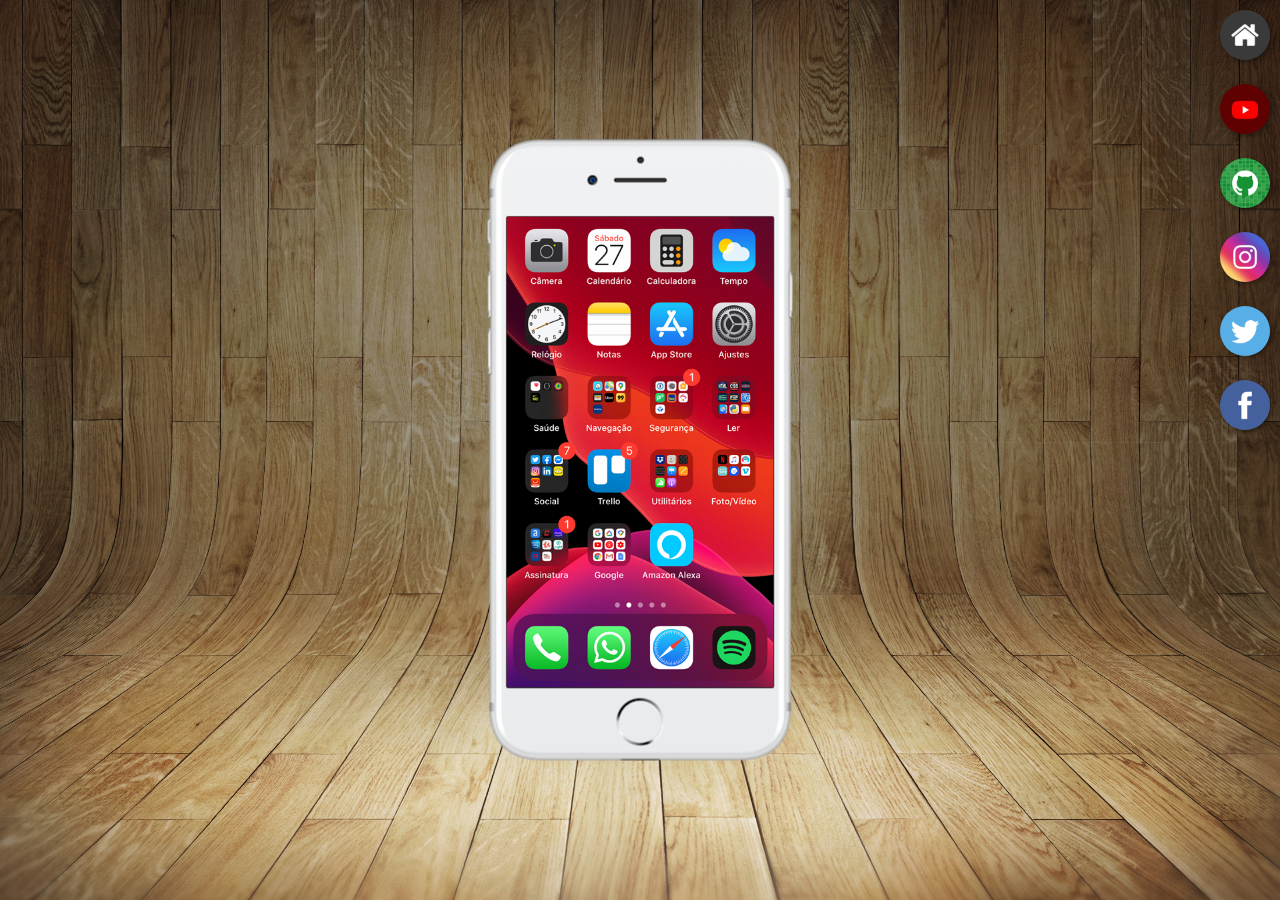
<file: index.html>
<!DOCTYPE html>
<html lang="pt-br">
<head>
    <meta charset="UTF-8">
    <meta http-equiv="X-UA-Compatible" content="IE=edge">
    <meta name="viewport" content="width=device-width, initial-scale=1.0">
    <link rel="shortcut icon" href="imagens/favicon.ico" type="image/x-icon">
    <link rel="stylesheet" href="estilos/style.css">
    <title>Projeto Redes Sociais</title>

</head>
<body>

    <main>
        <section id="telefone">
            <iframe src="home.html" frameborder="0" name="tela" id="tela"></iframe>
        </section>
        <section id="redes-sociais">
            <a href="home.html" target="tela"><img src="imagens/logo-home.jpg" alt="Home"></a><br>
            <a href="youtube.html" target="tela"><img src="imagens/logo-youtube.jpg" alt="YouTube"></a><br>
            <a href="github.html" target="tela"><img src="imagens/logo-github.jpg" alt="GitHub"></a><br>
            <a href="instagram.html" target="tela"><img src="imagens/logo-instagram.jpg" alt="Instagram"></a><br>
            <a href="twitter.html" target="tela"><img src="imagens/logo-twitter.jpg" alt="Twitter"></a><br>
            <a href="facebook.html" target="tela"><img src="imagens/logo-facebook.jpg" alt="Facebook"></a>
        </section>
    </main>
</body>
</html>
</file>
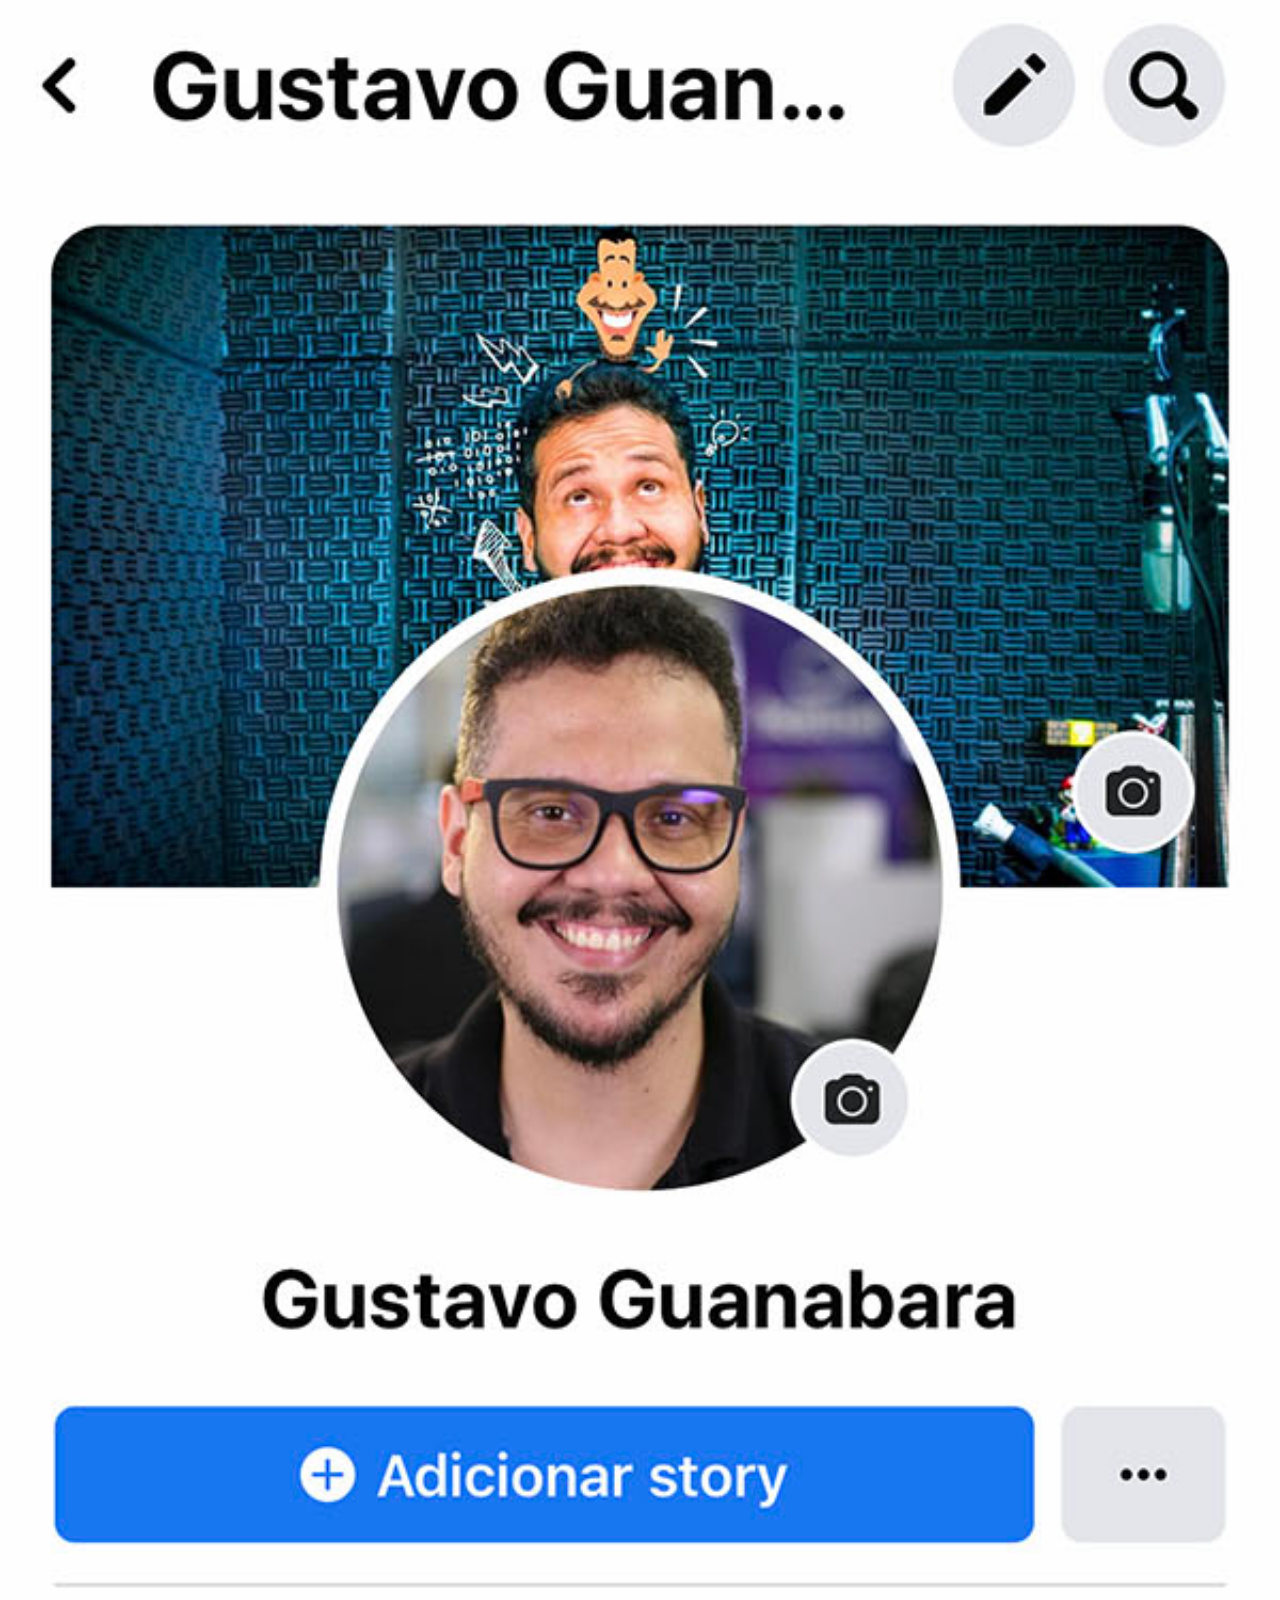
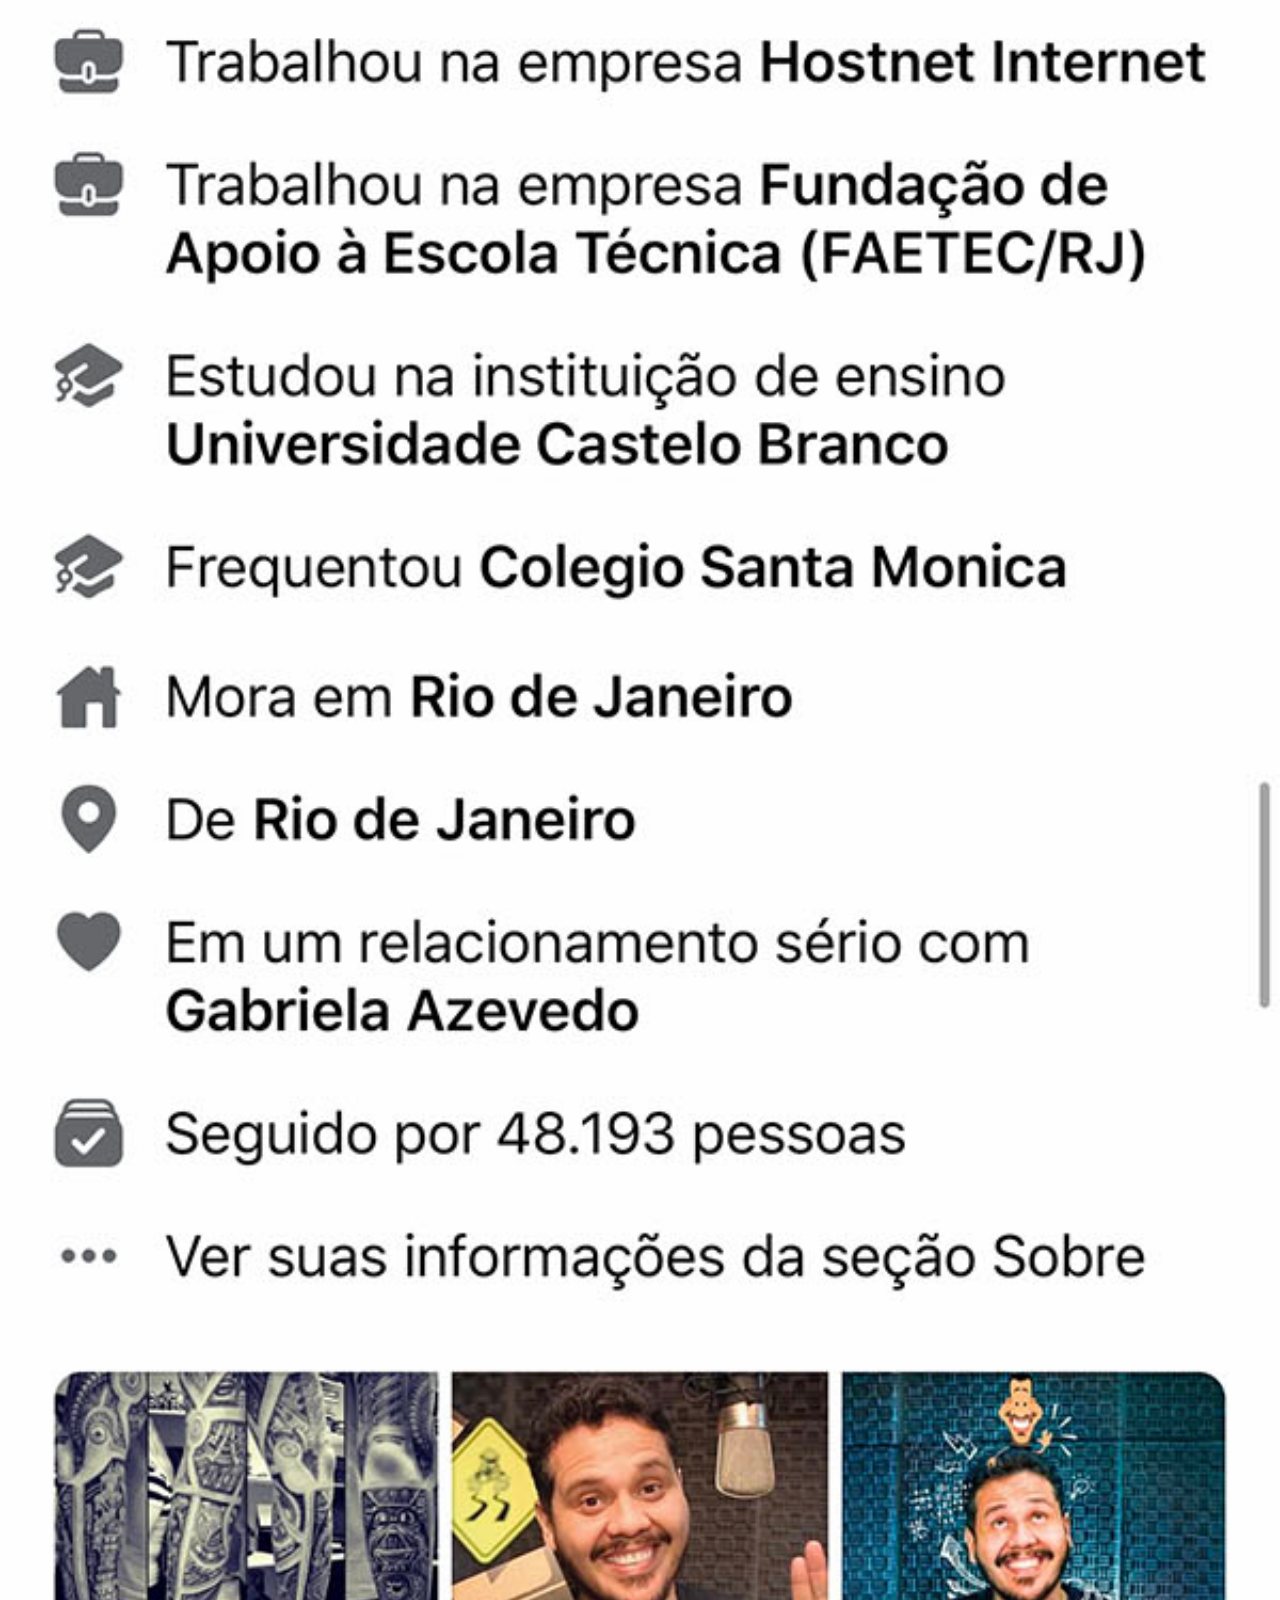
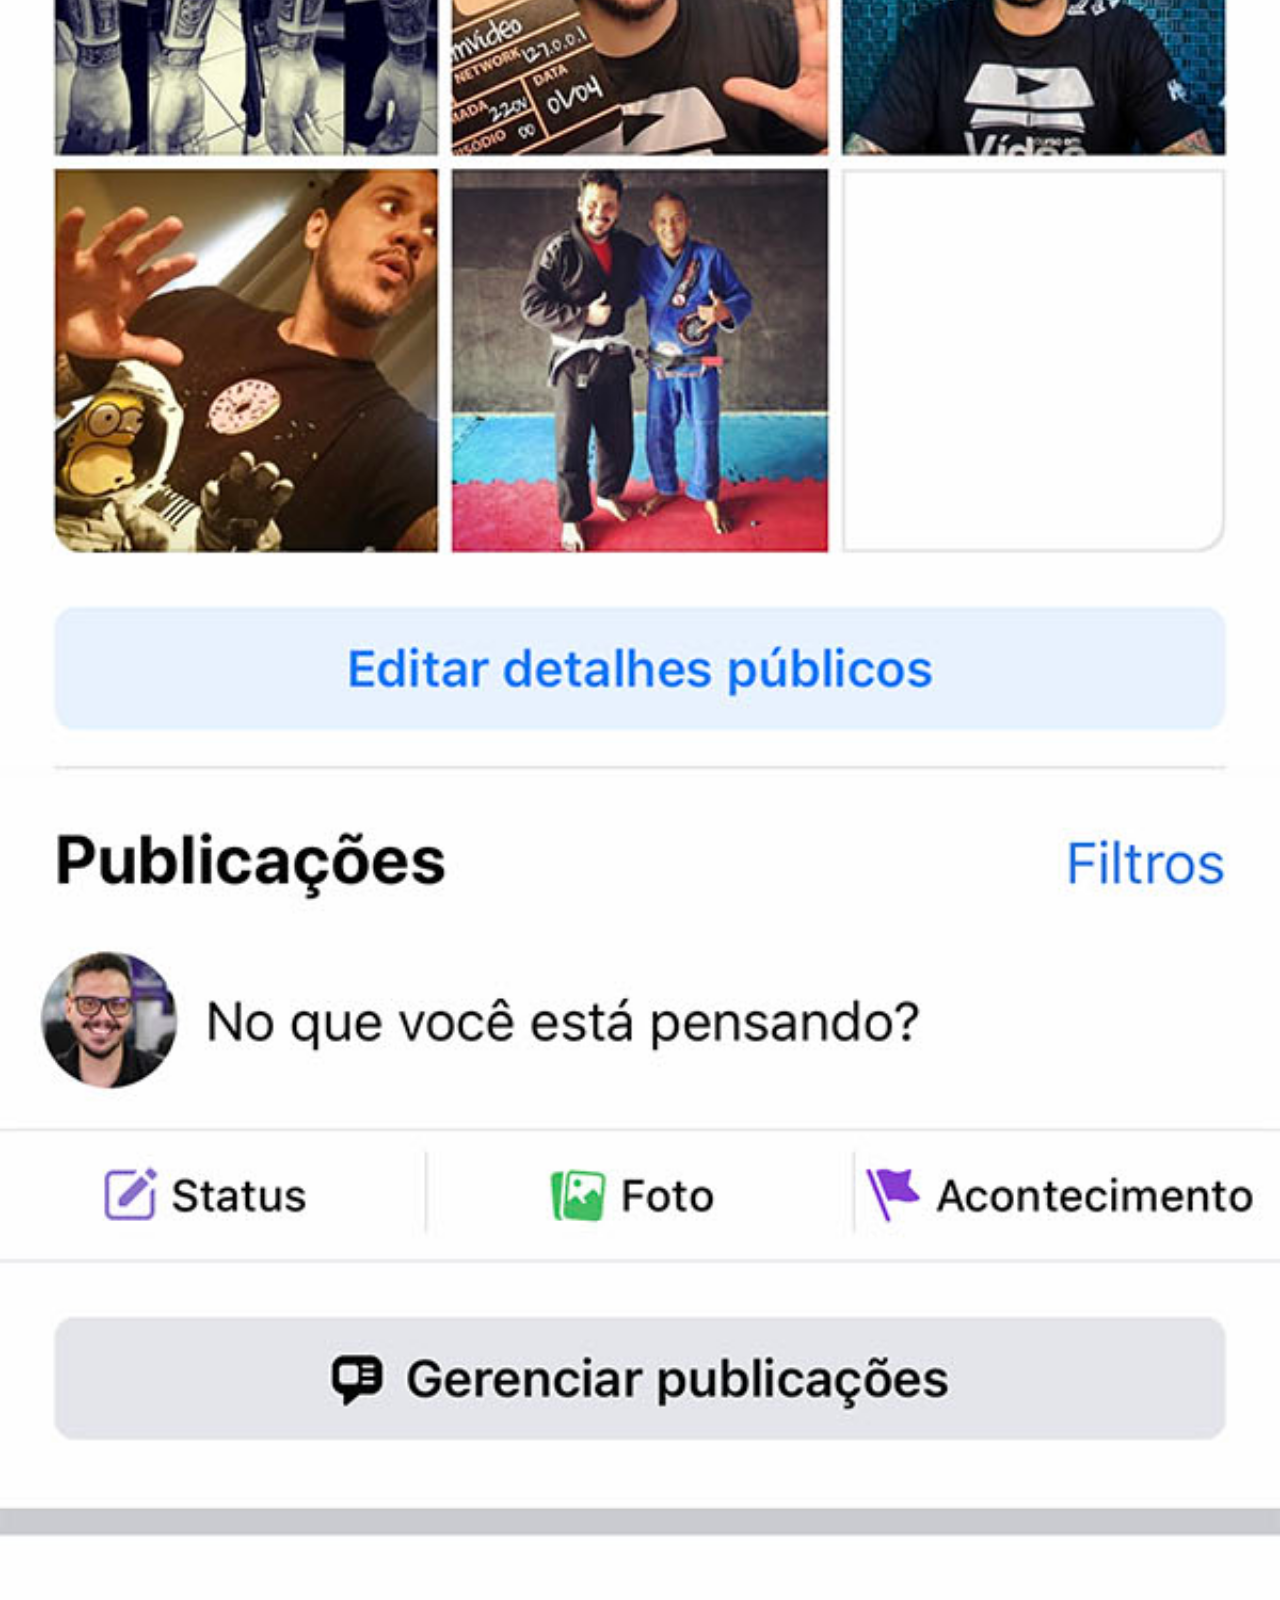
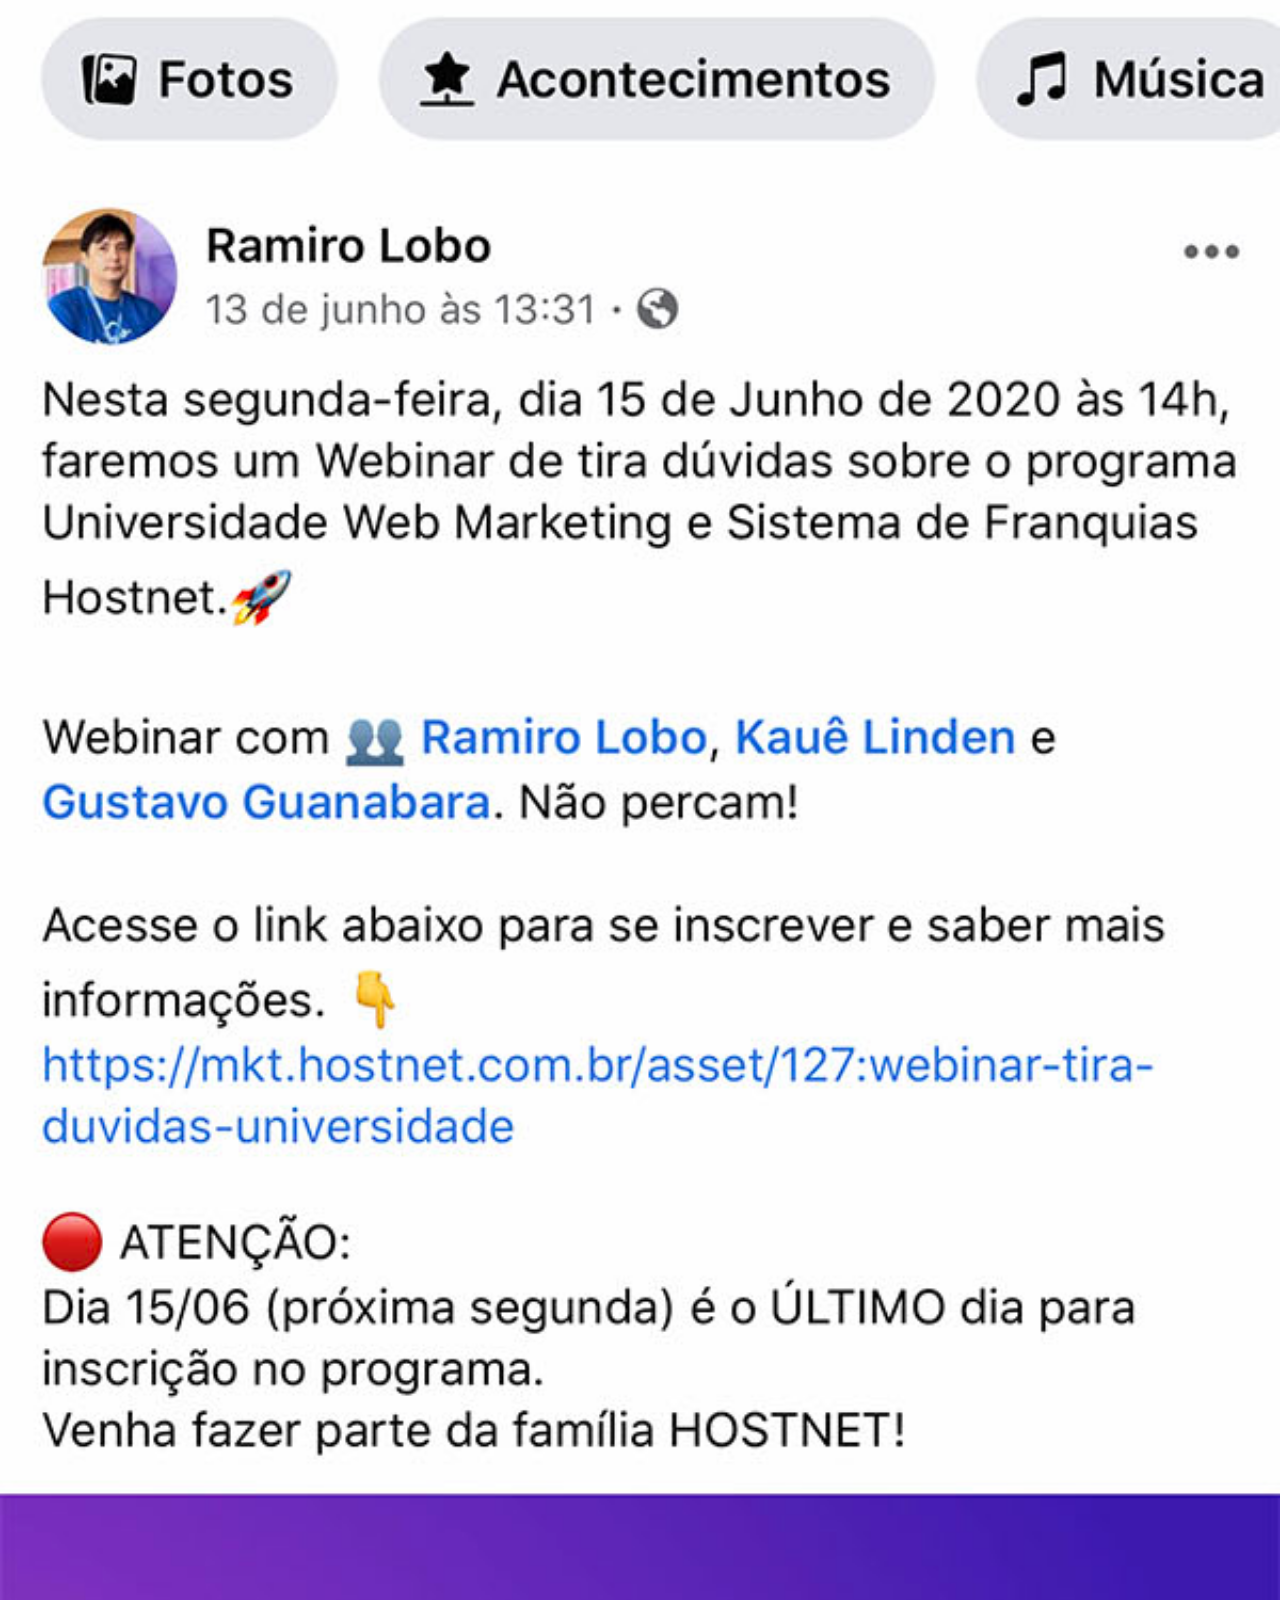
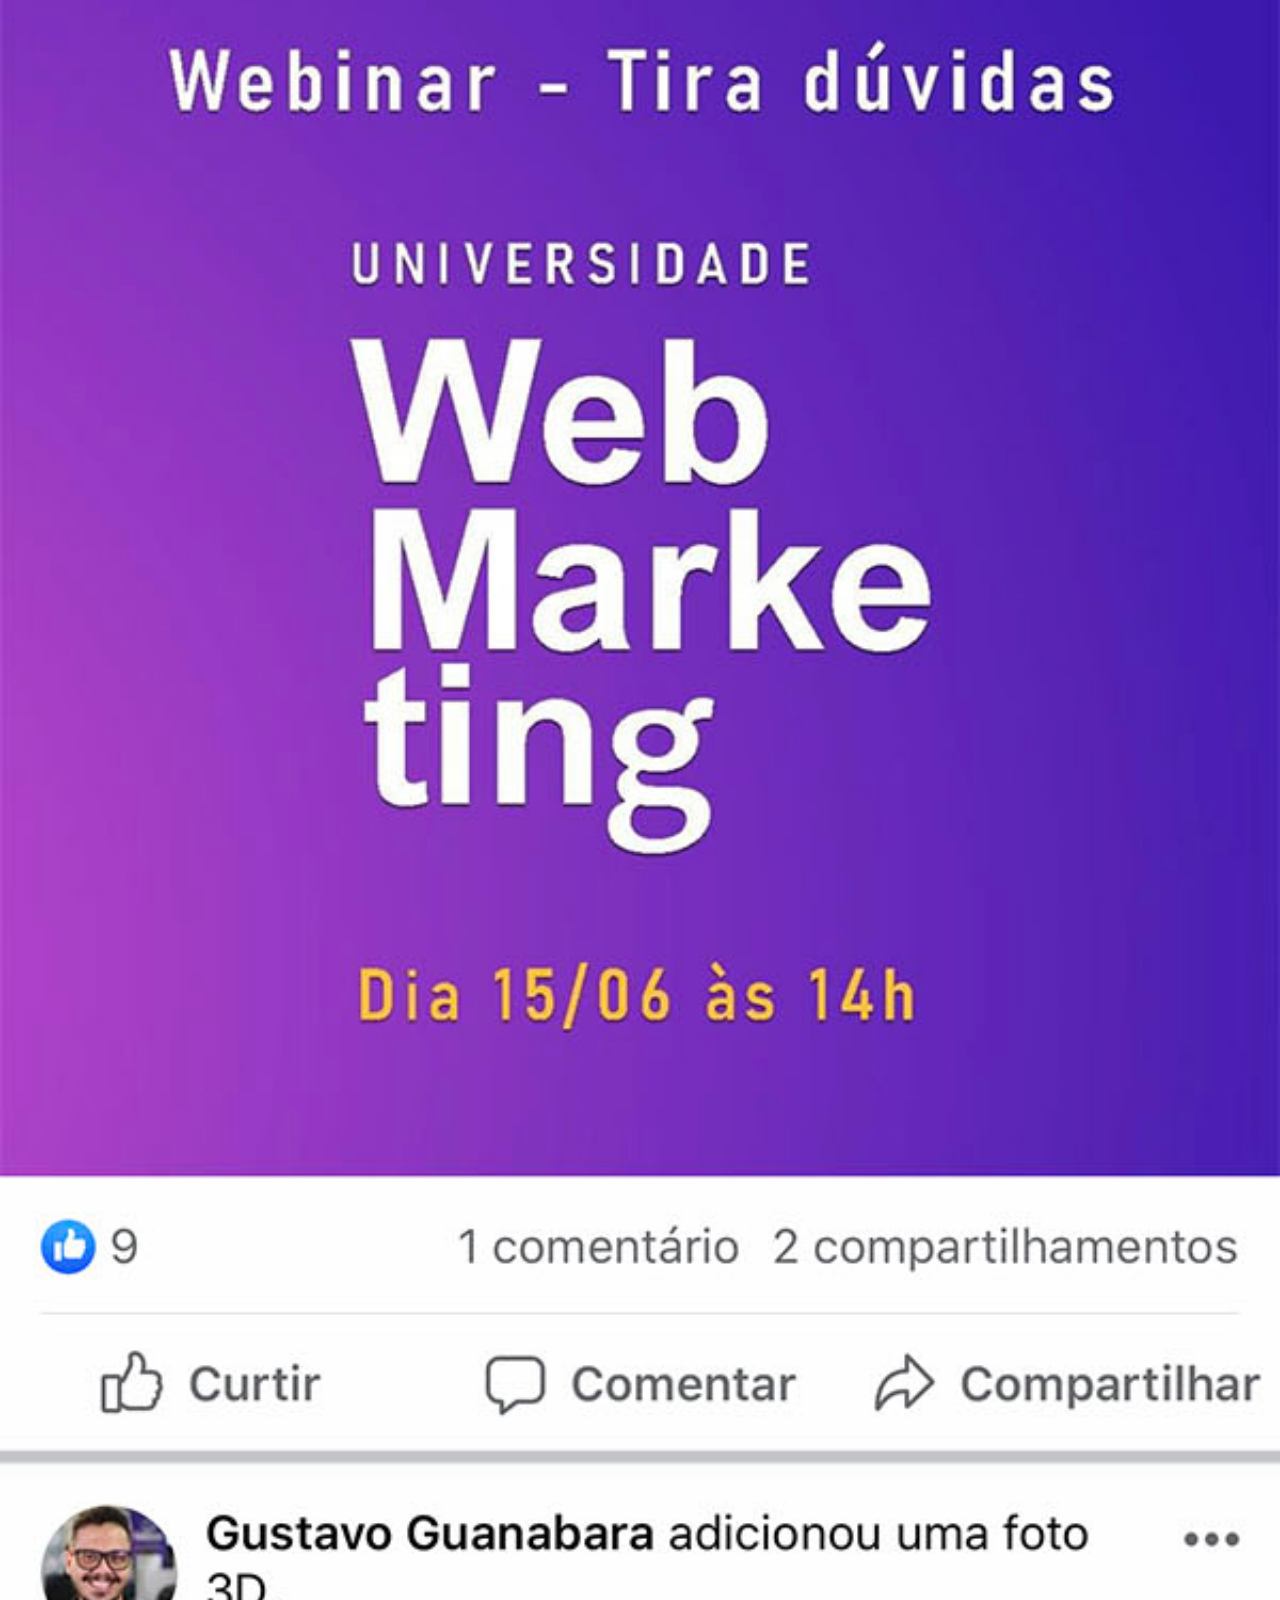
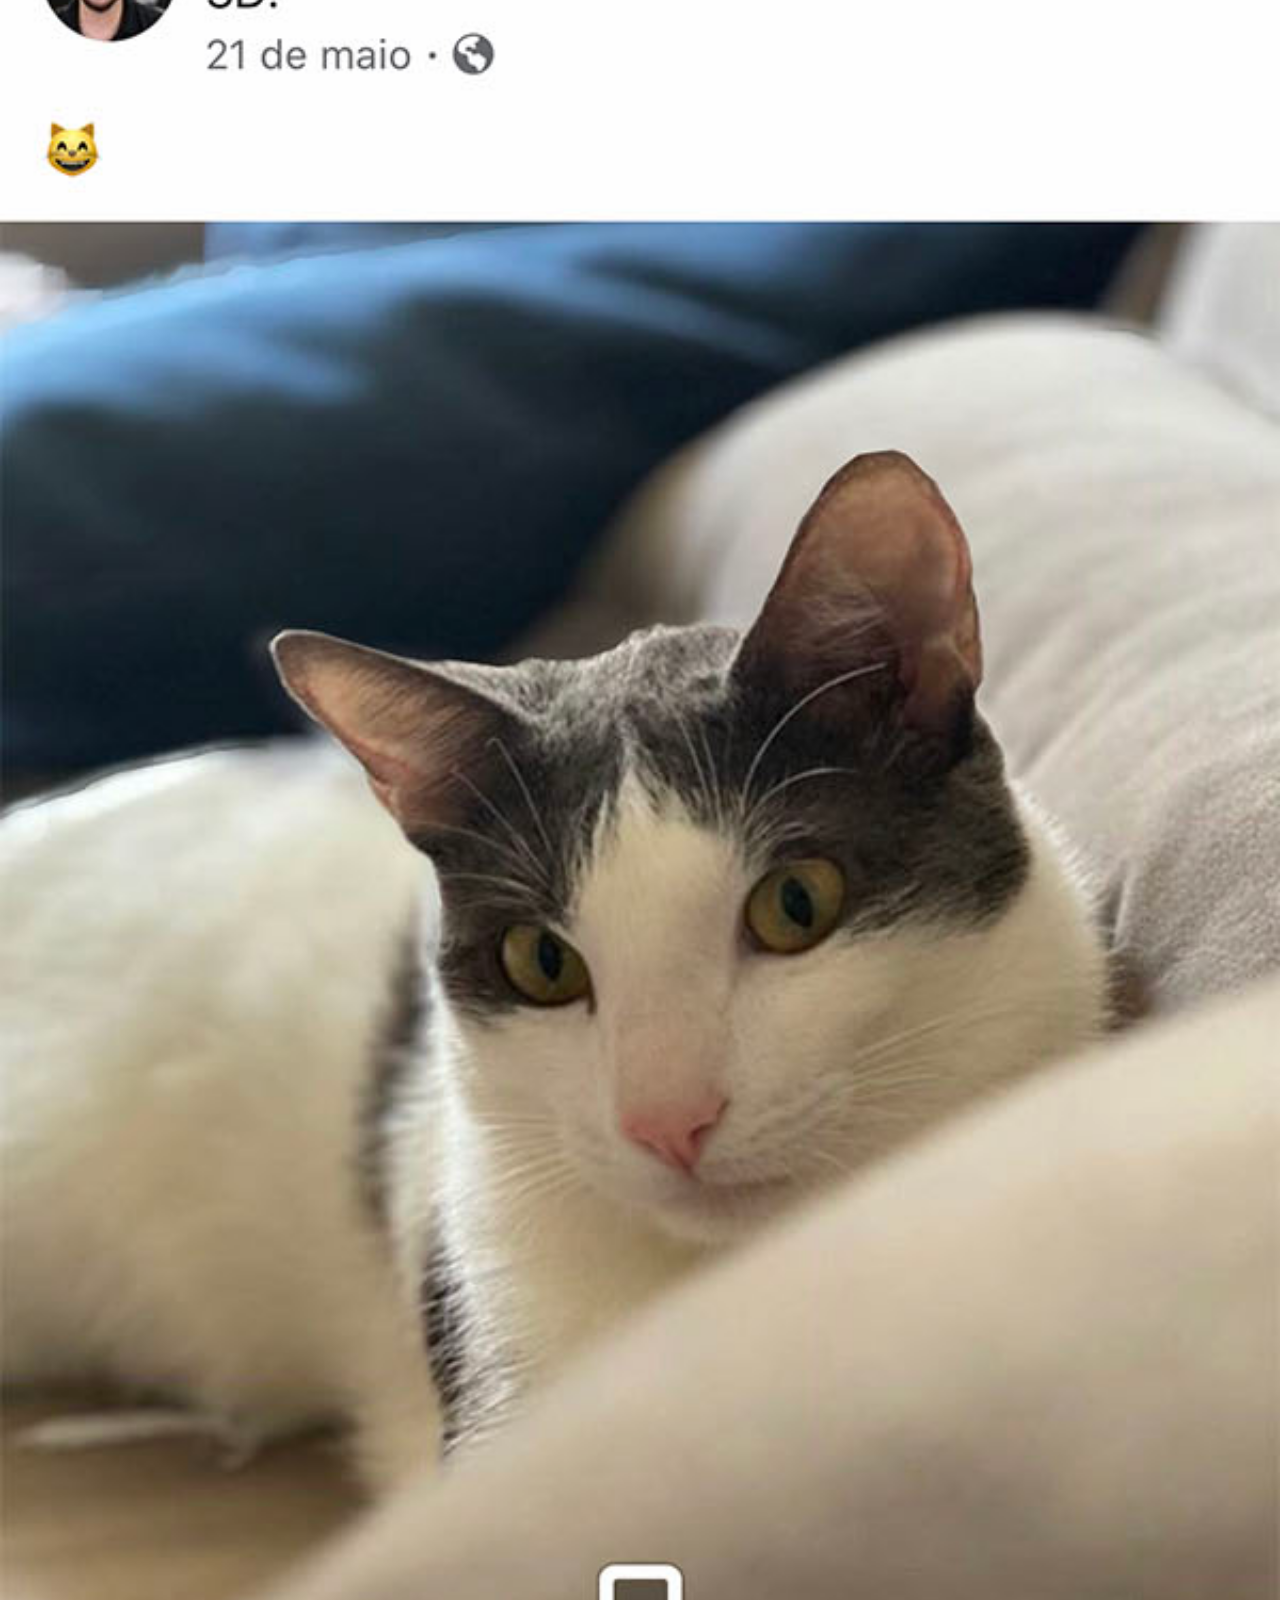
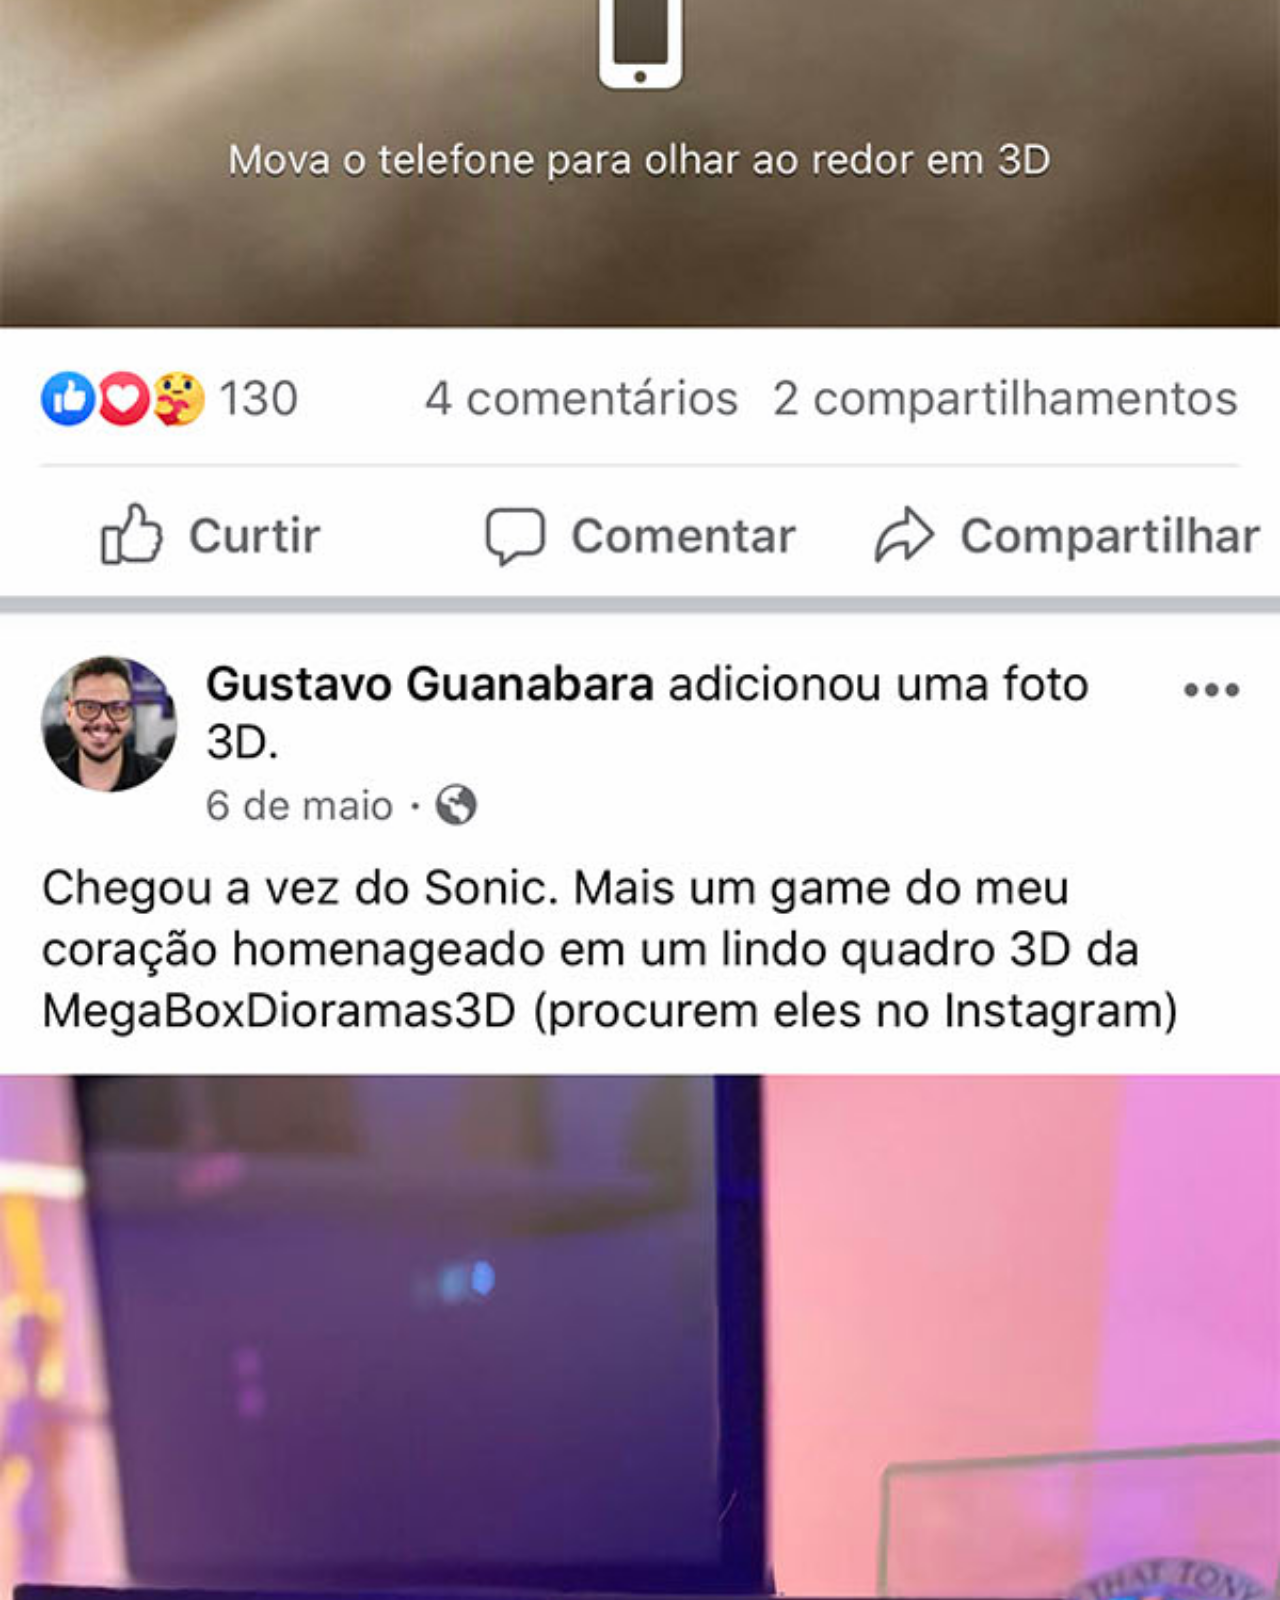
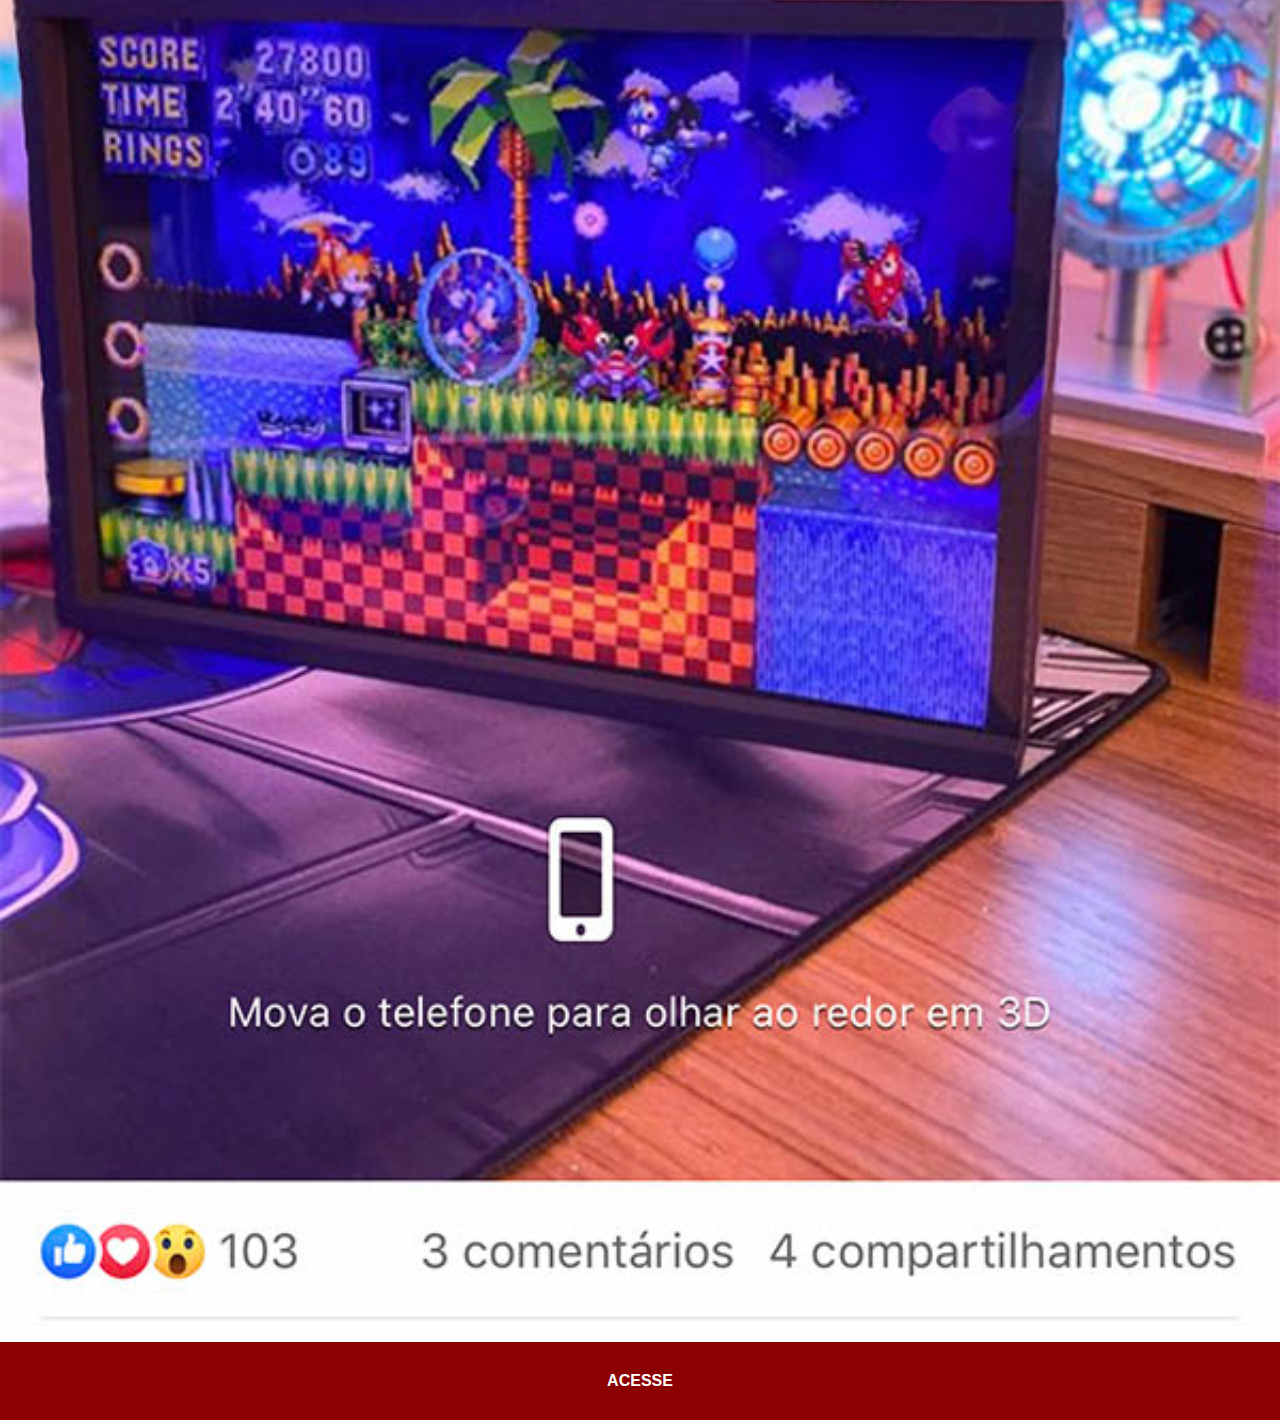
<file: facebook.html>
<!DOCTYPE html>
<html lang="pt-br">
<head>
    <meta charset="UTF-8">
    <meta http-equiv="X-UA-Compatible" content="IE=edge">
    <meta name="viewport" content="width=device-width, initial-scale=1.0">
    <title>Facebook</title>
    <link rel="stylesheet" href="estilos/social.css">
</head>
<body>
    <img src="imagens/tela-facebook.jpg" alt="Facebook">
    <a href="https://www.facebook.com/gustavoguanabara/?locale=pt_BR" target="_blank">ACESSE</a>
</body>
</html>
</file>
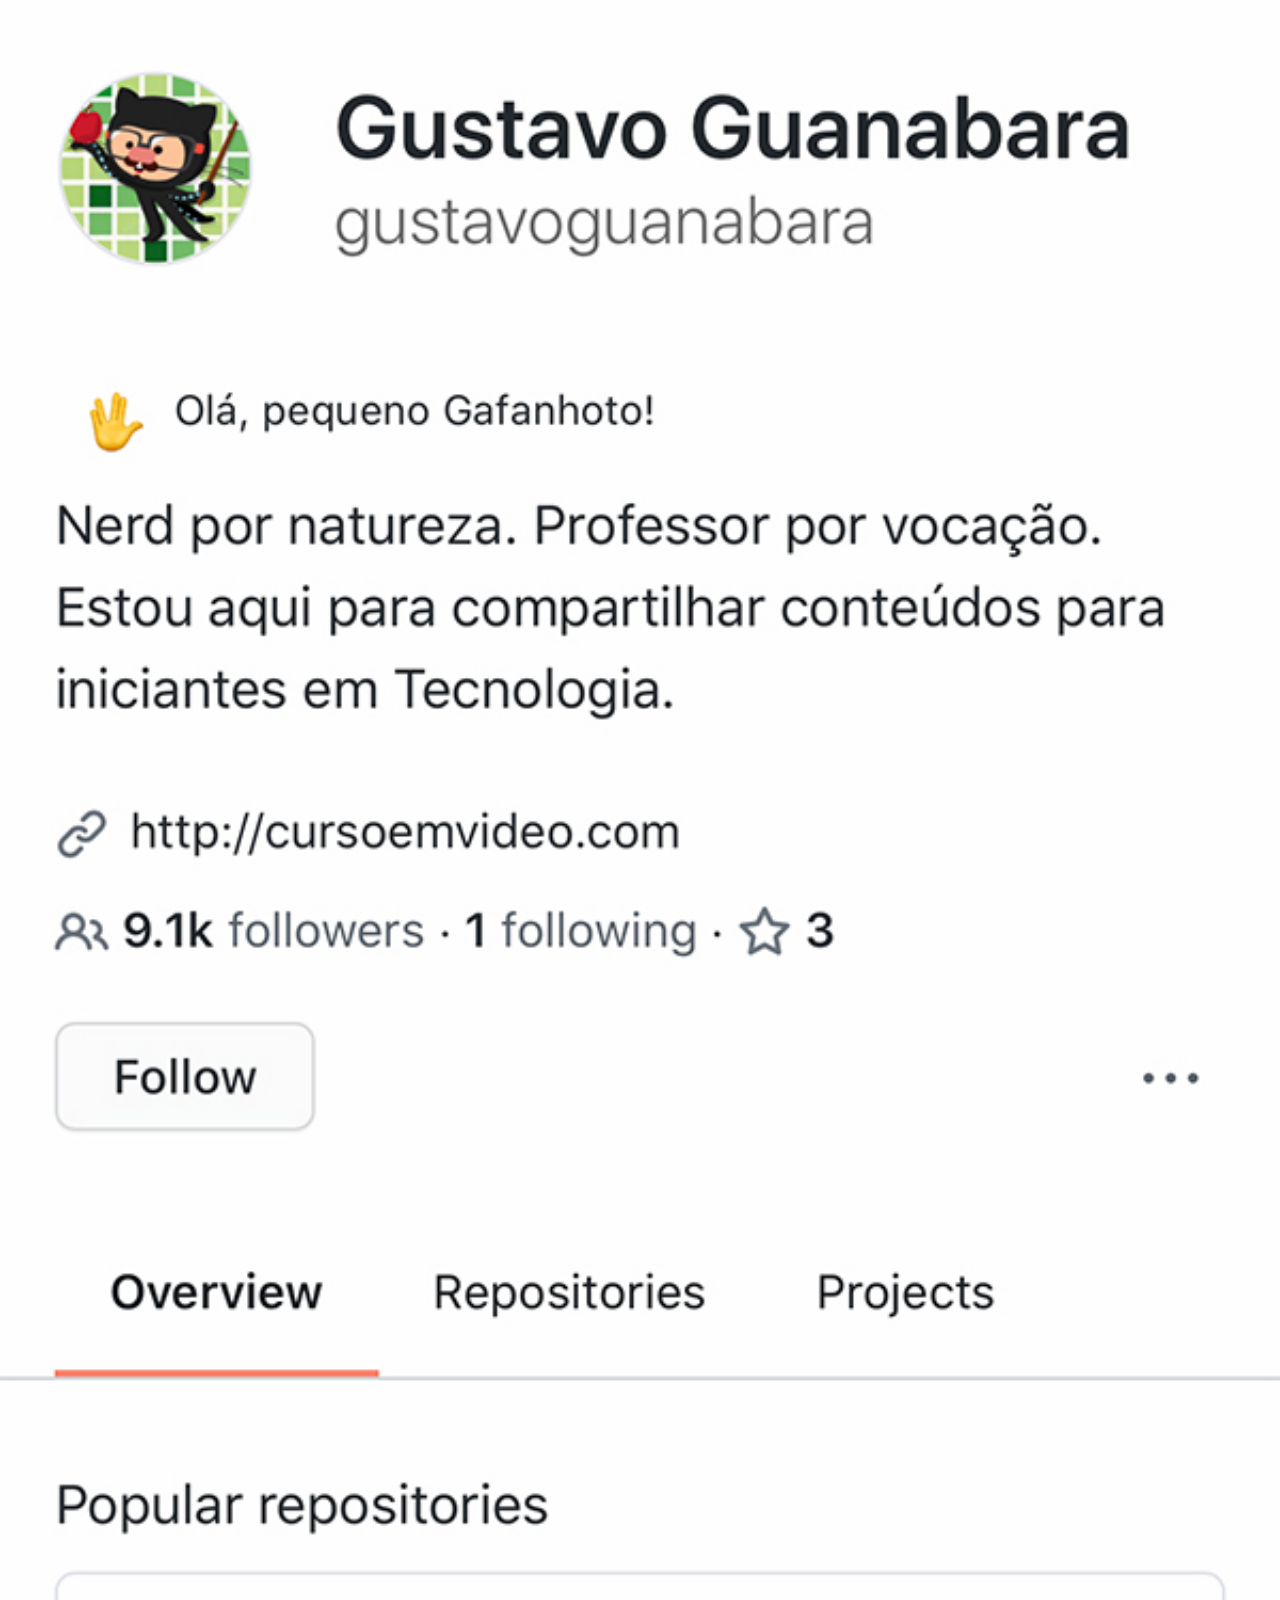
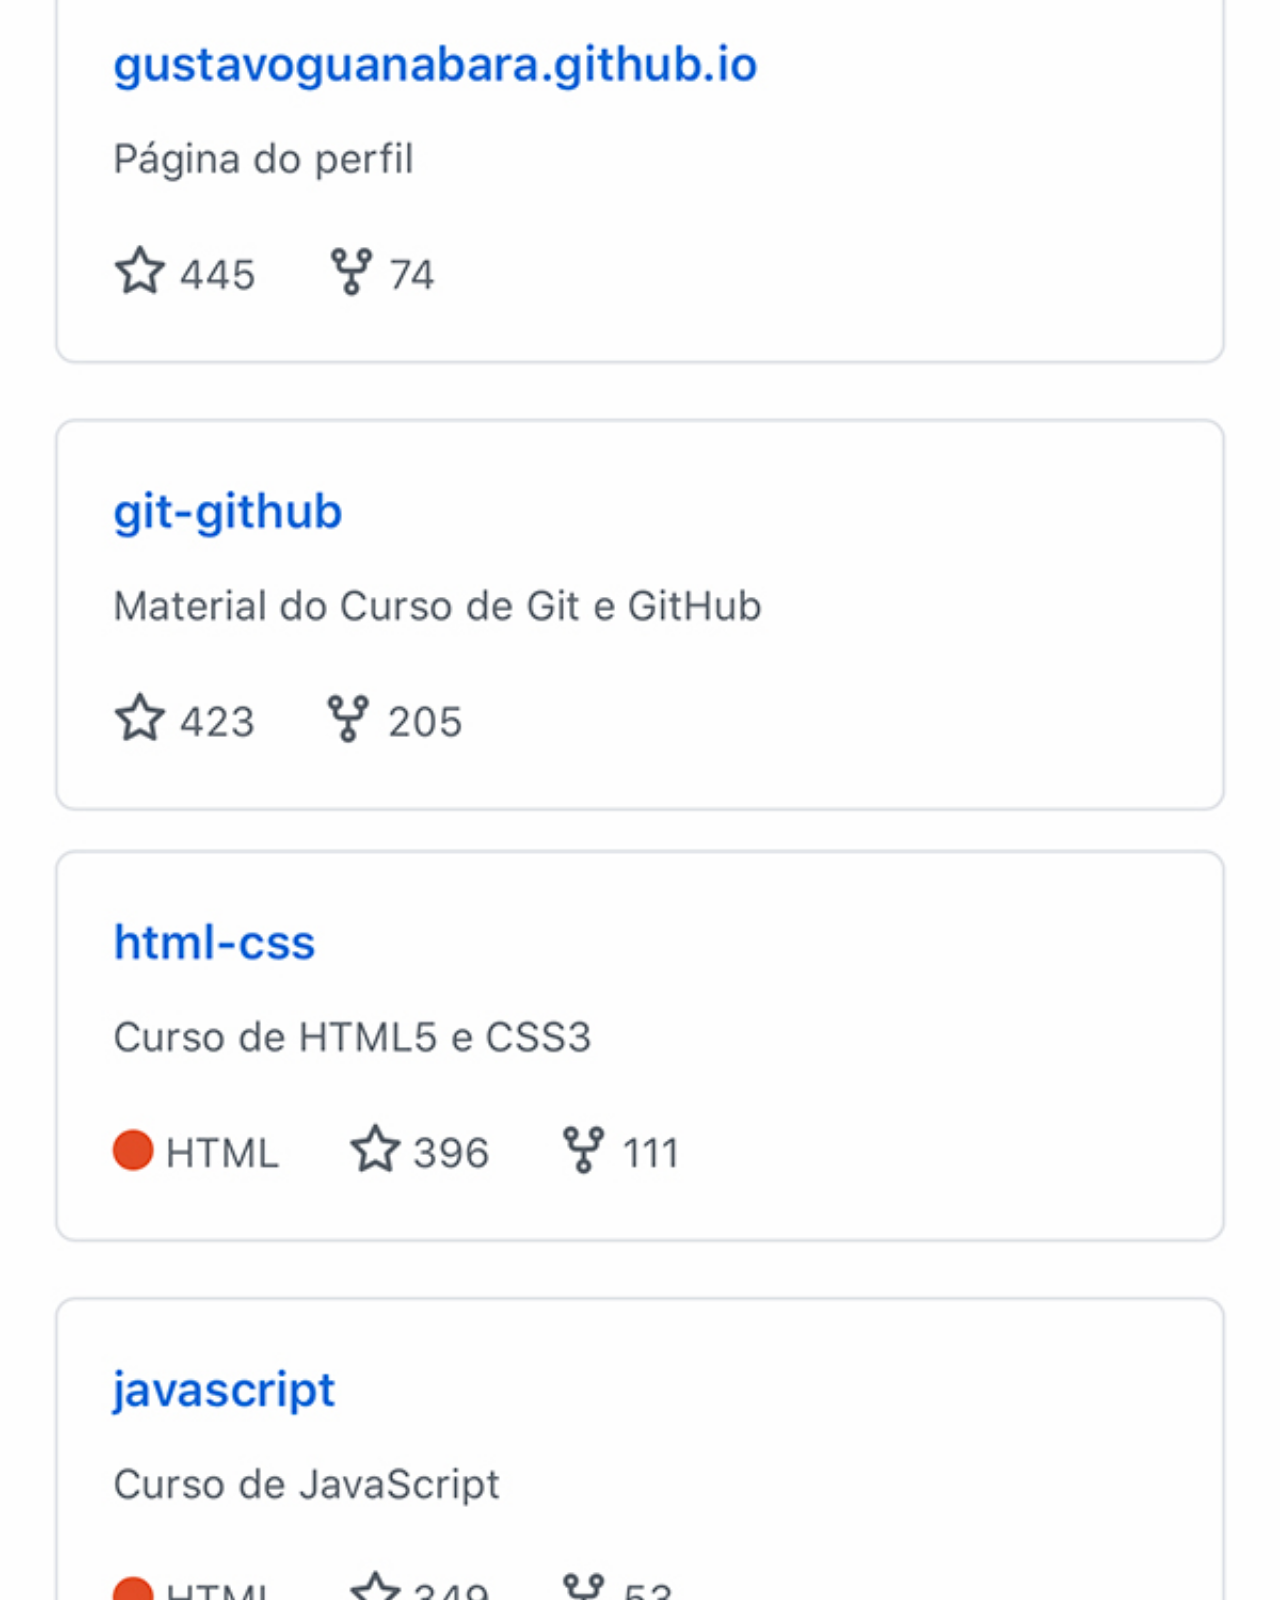
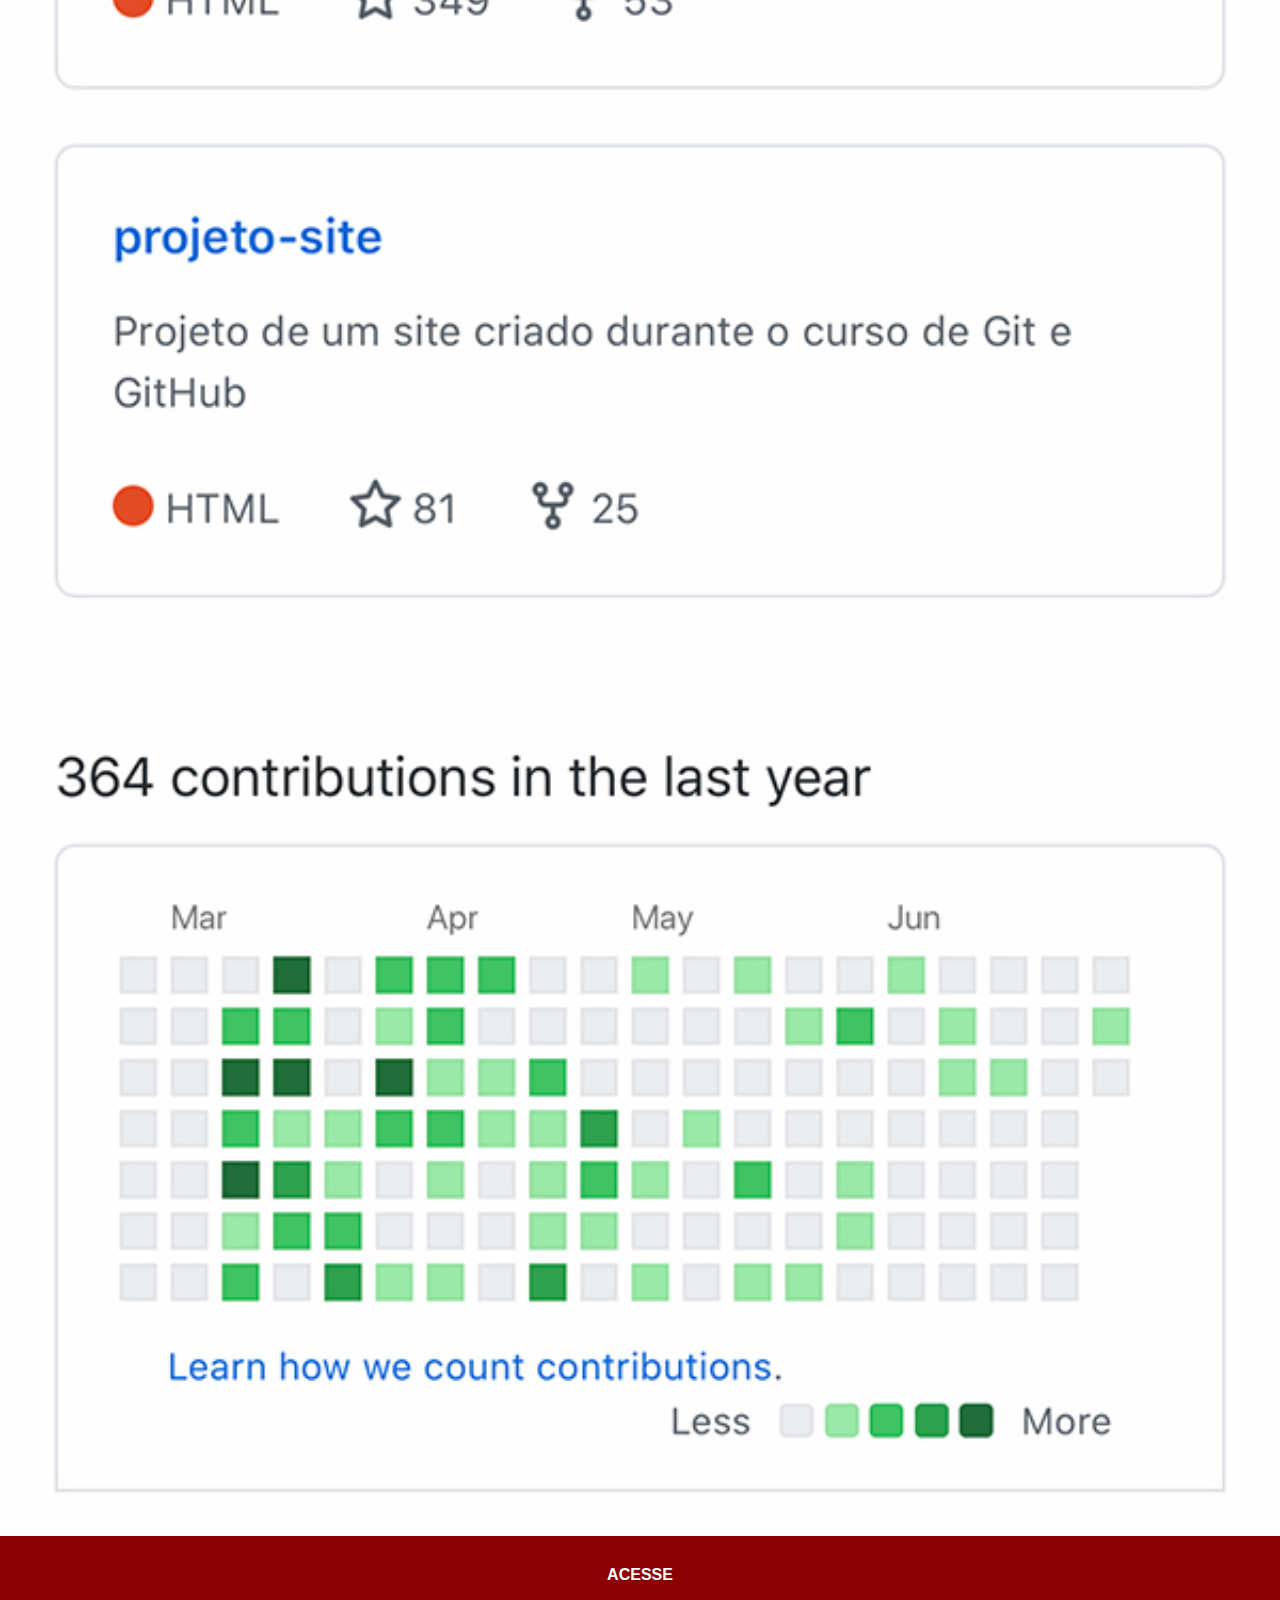
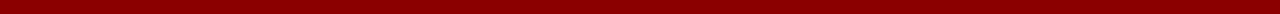
<file: github.html>
<!DOCTYPE html>
<html lang="pt-br">
<head>
    <meta charset="UTF-8">
    <meta http-equiv="X-UA-Compatible" content="IE=edge">
    <meta name="viewport" content="width=device-width, initial-scale=1.0">
    <title>GitHub</title>
    <link rel="stylesheet" href="estilos/social.css">
</head>
<body>
    <img src="imagens/tela-github.jpg" alt="GitHub">
    <a href="https://github.com/gustavoguanabara/" target="_blank">ACESSE</a>
</body>
</html>
</file>
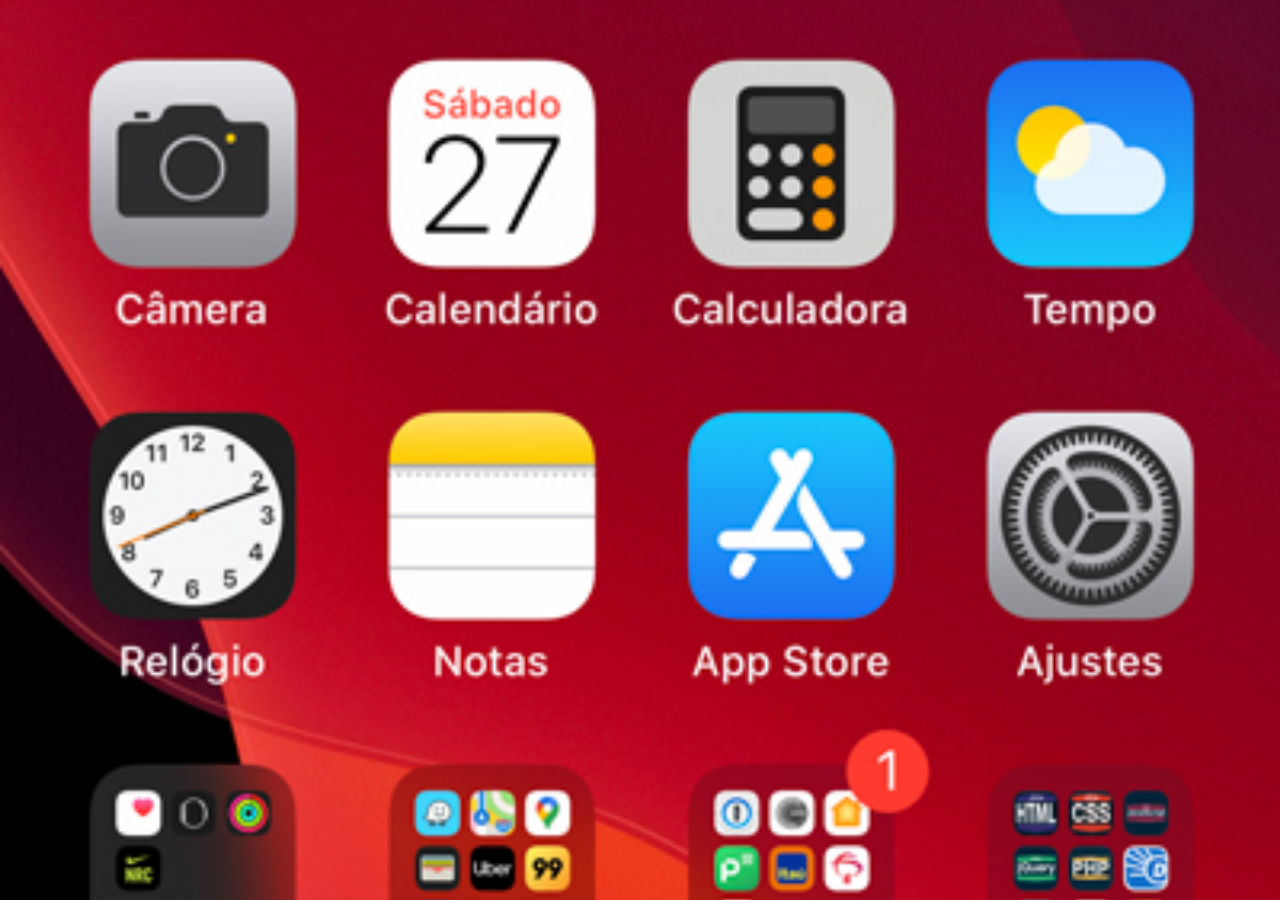
<file: home.html>
<!DOCTYPE html>
<html lang="pt-br">
<head>
    <meta charset="UTF-8">
    <meta http-equiv="X-UA-Compatible" content="IE=edge">
    <meta name="viewport" content="width=device-width, initial-scale=1.0">
    <title>Home</title>
    <style>
        * {
            margin: 0px;
            padding: 0px;
        }

        body {
            width: 100vw;
            height: 100vh;
            background: black url(imagens/tela-home.jpg) no-repeat top center;
            background-size: cover;
        }
    </style>
</head>
<body>

</body>
</html>
</file>
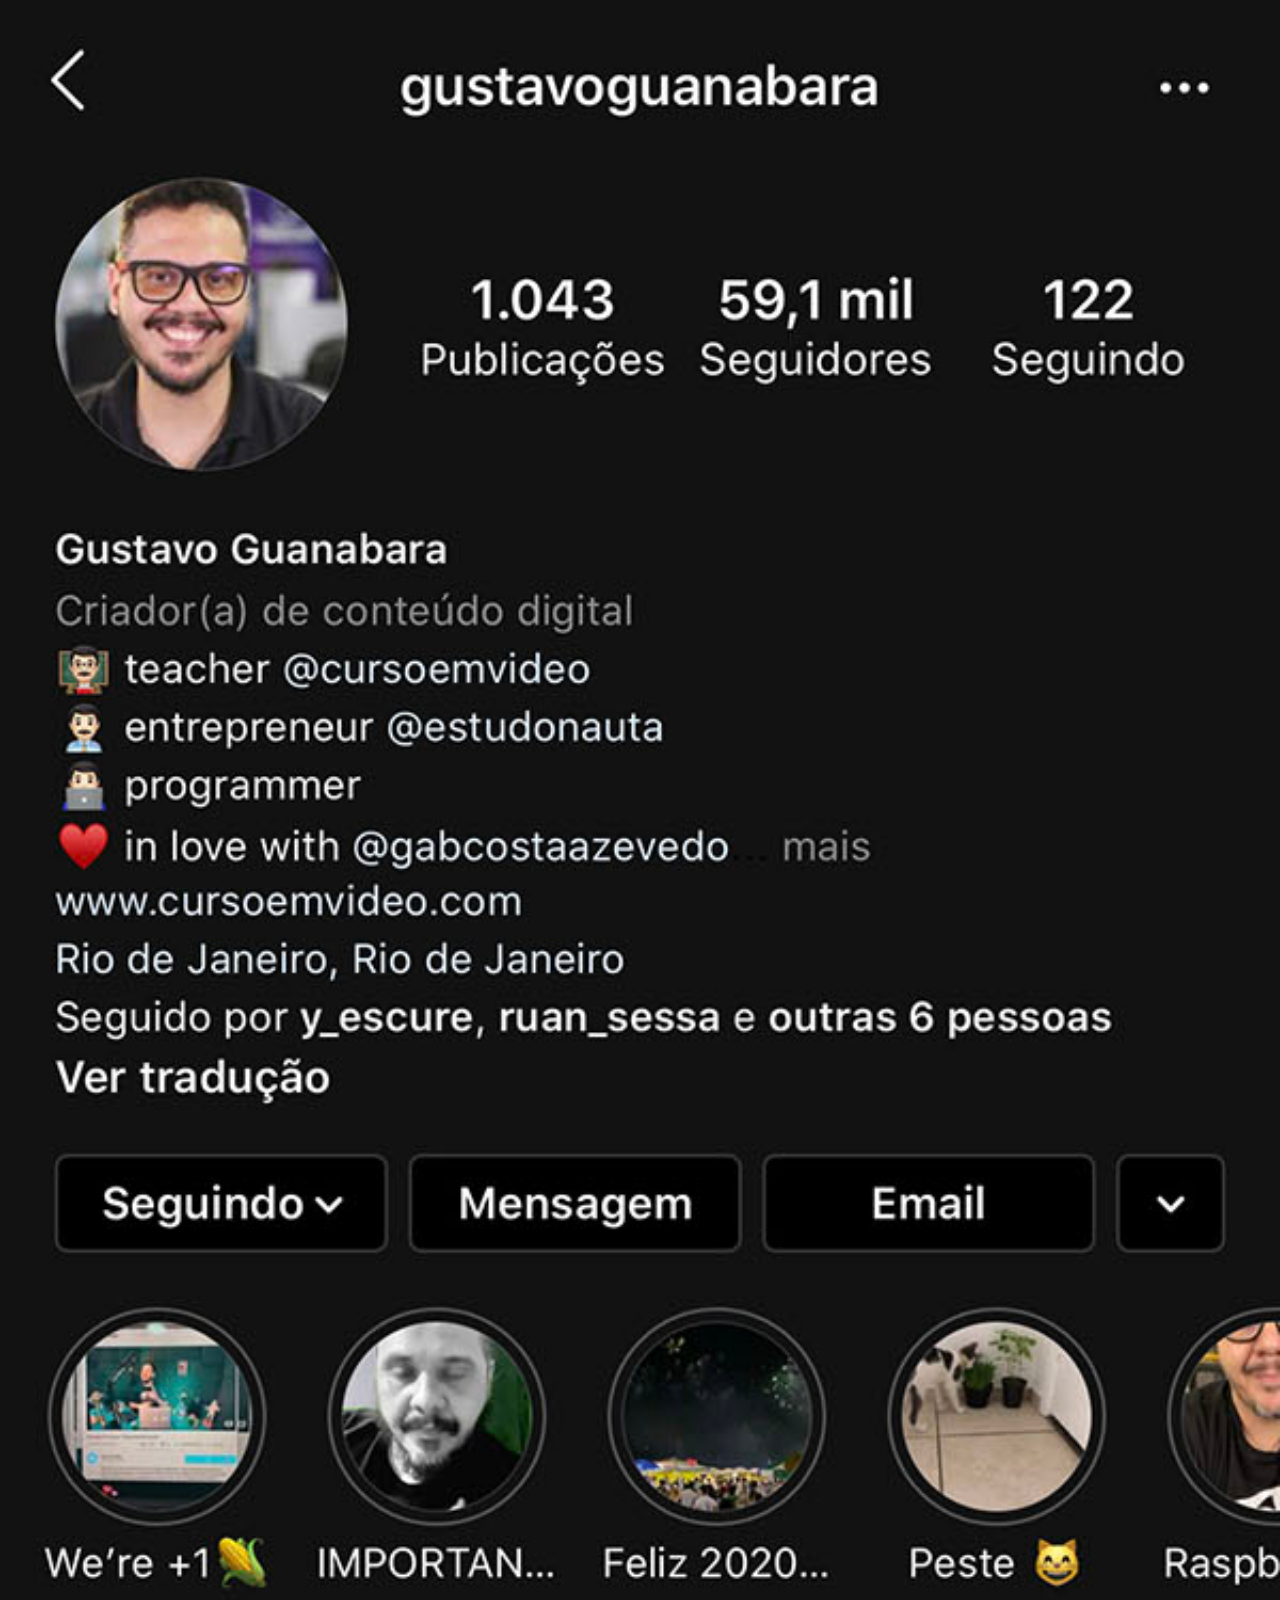
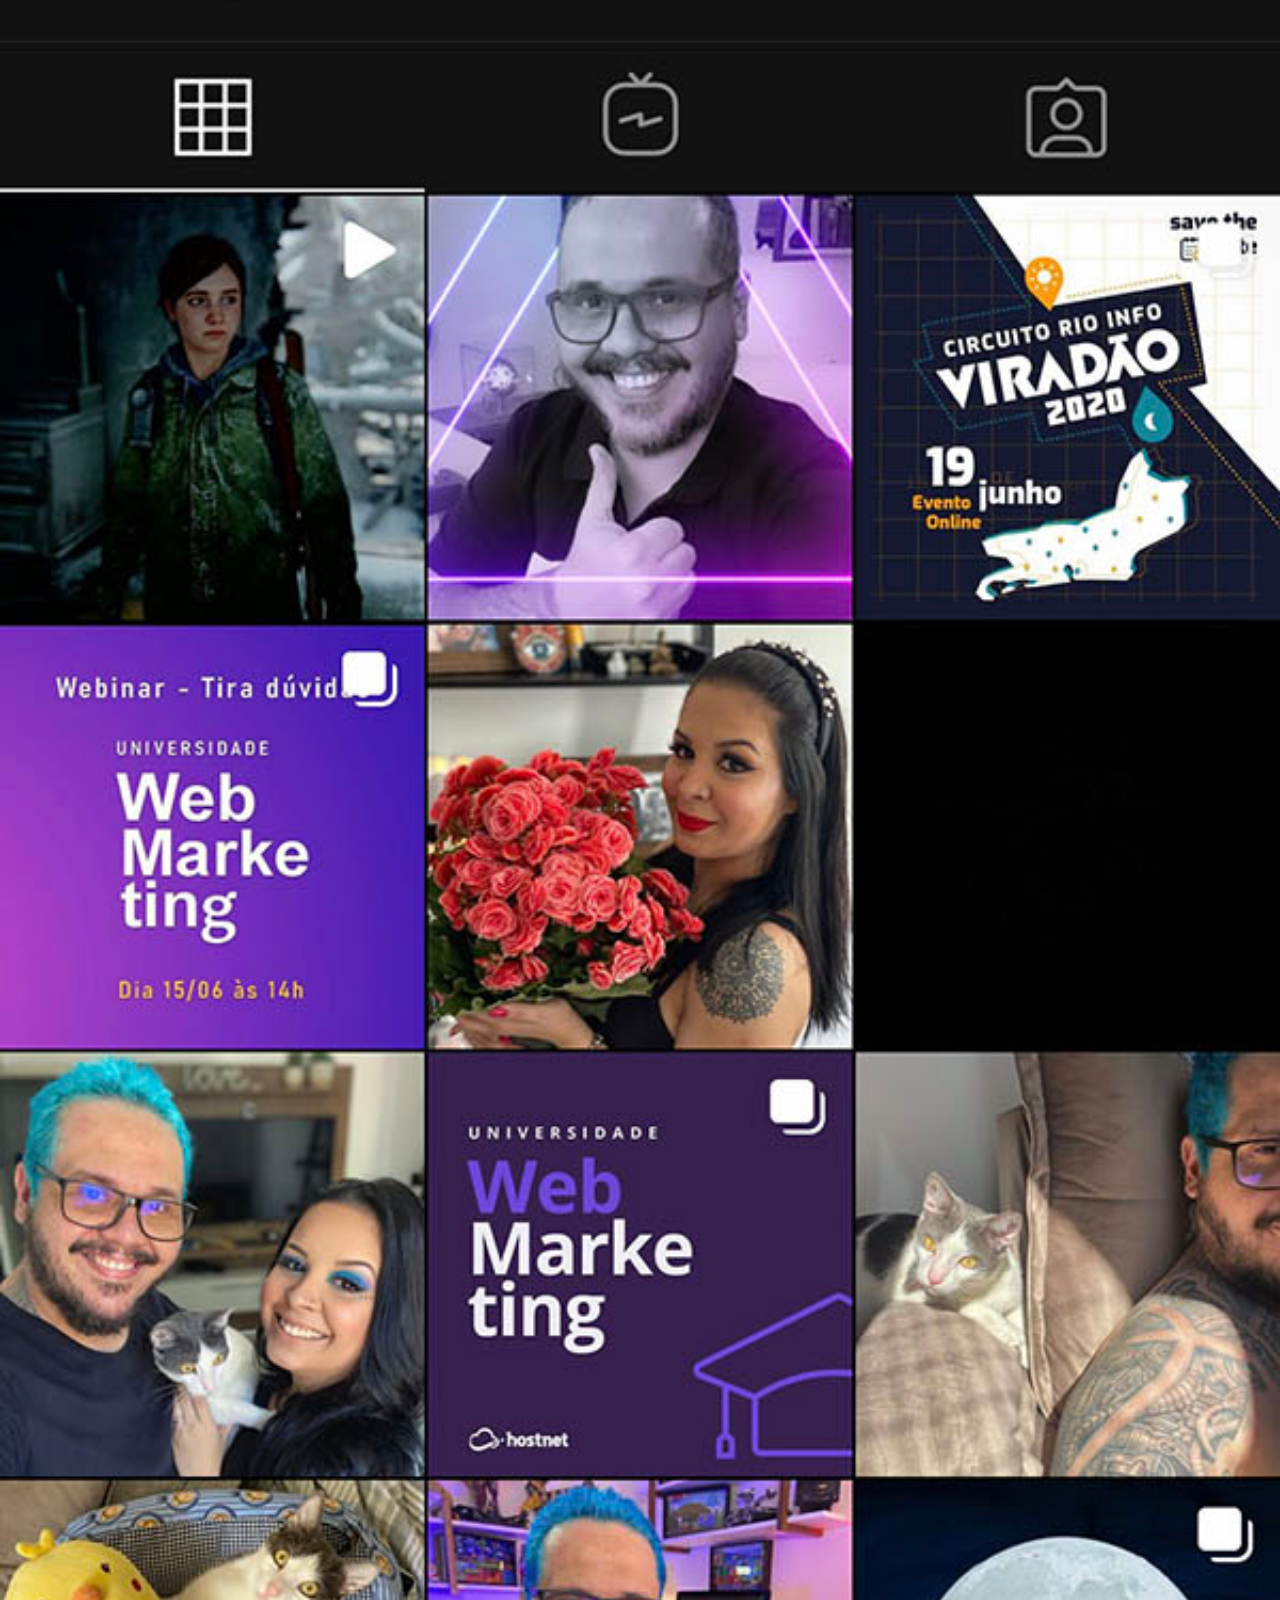
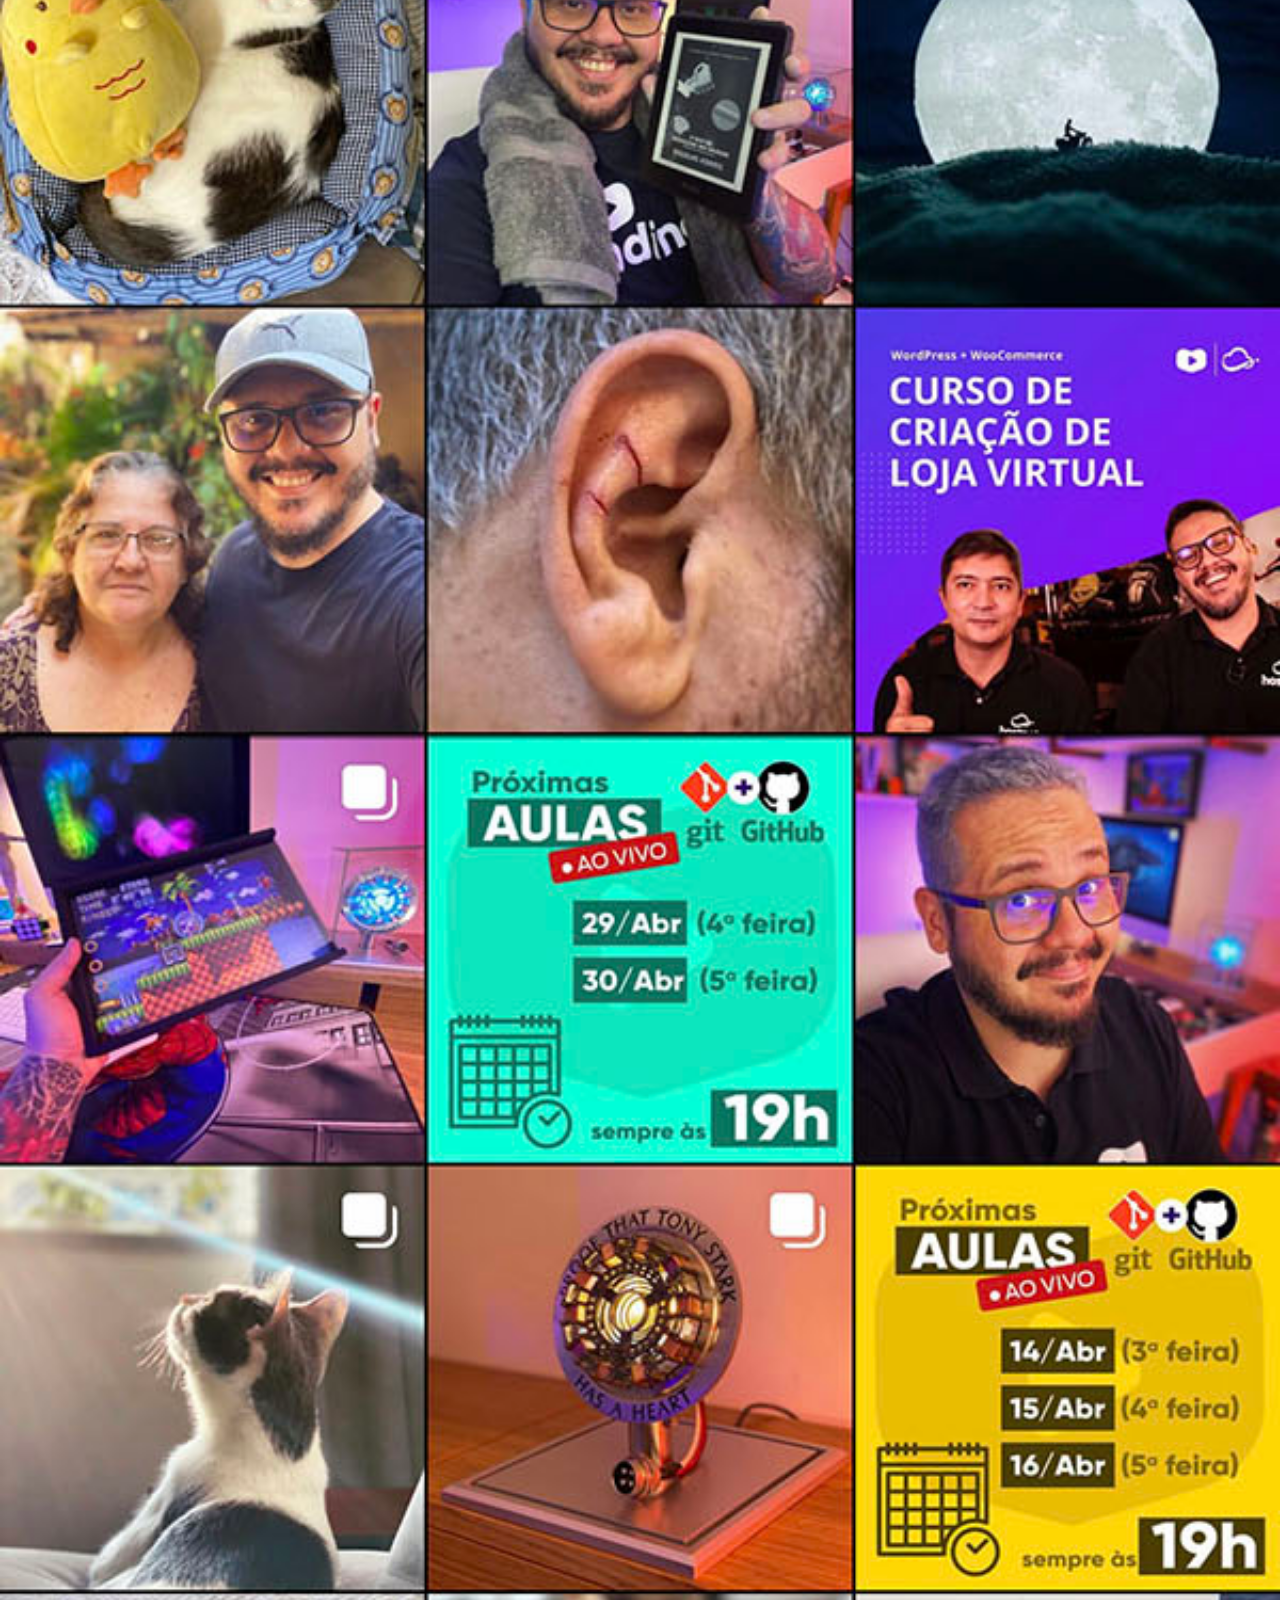
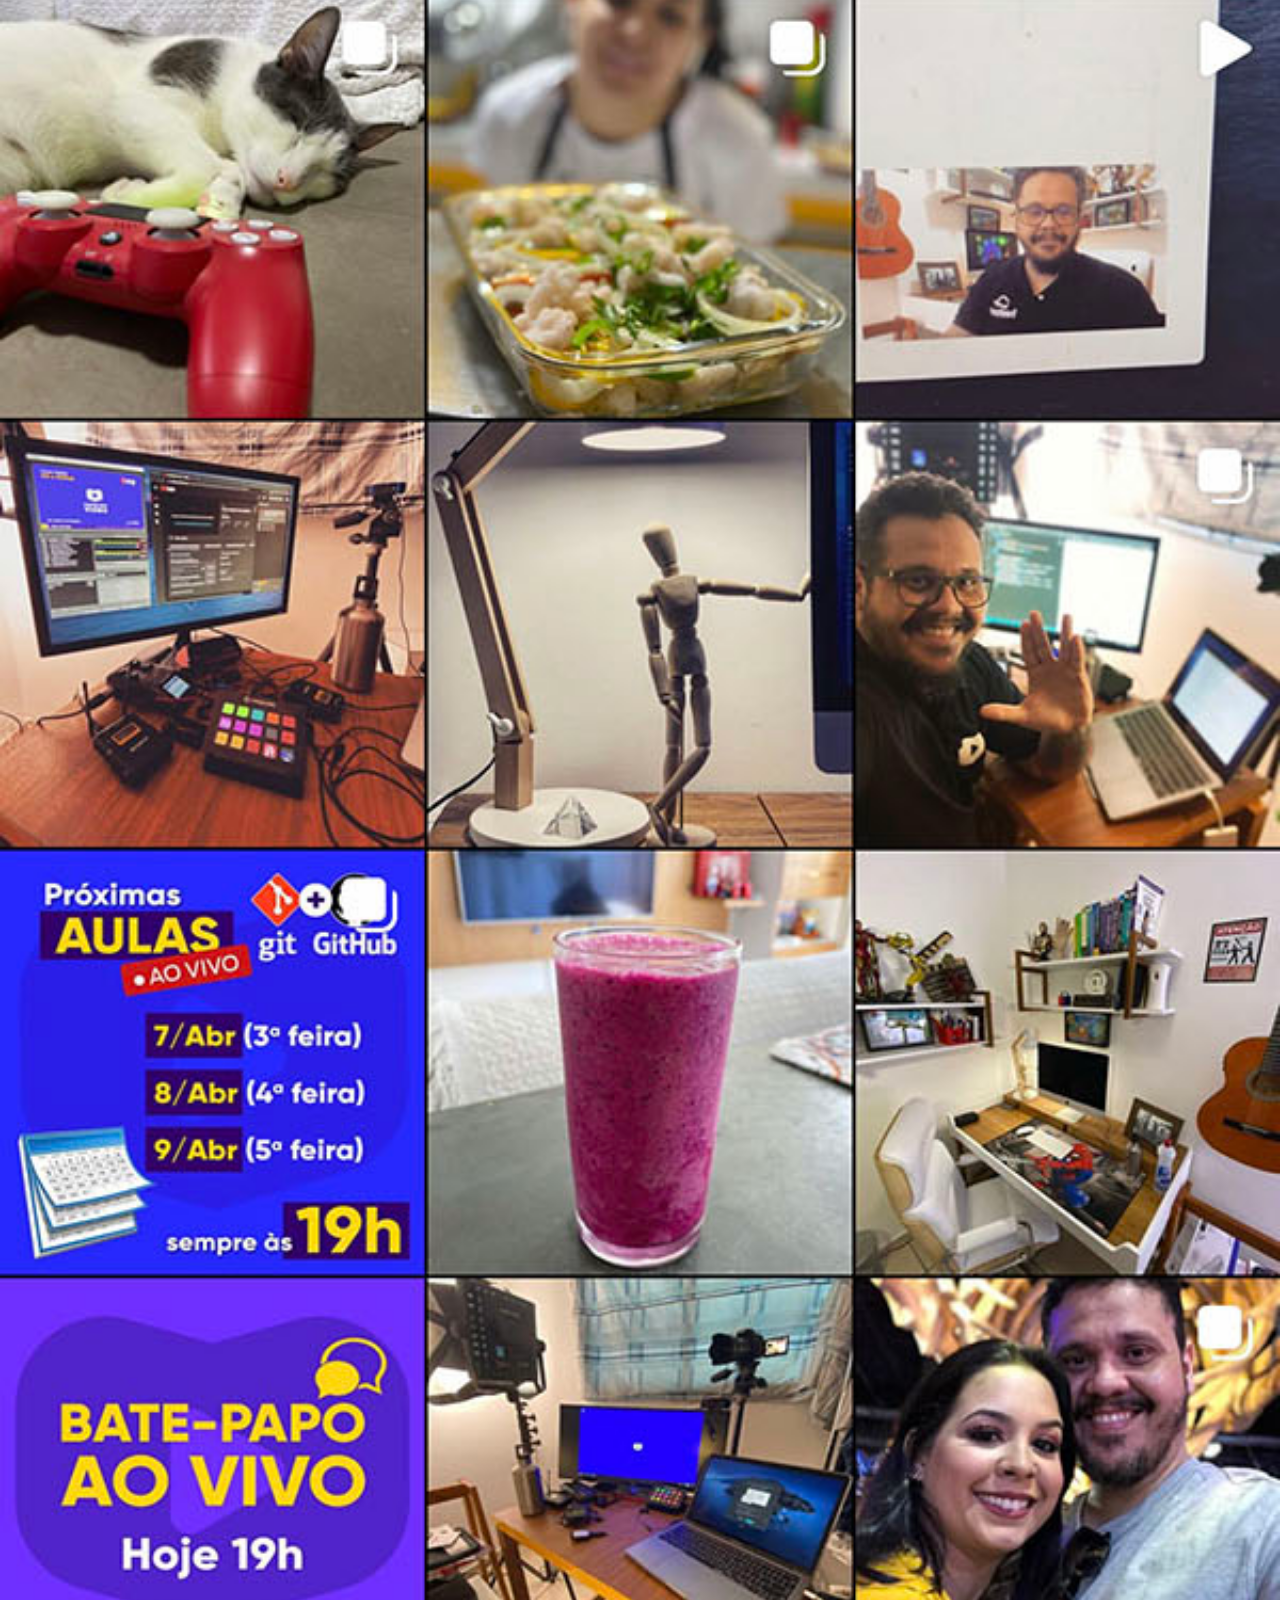
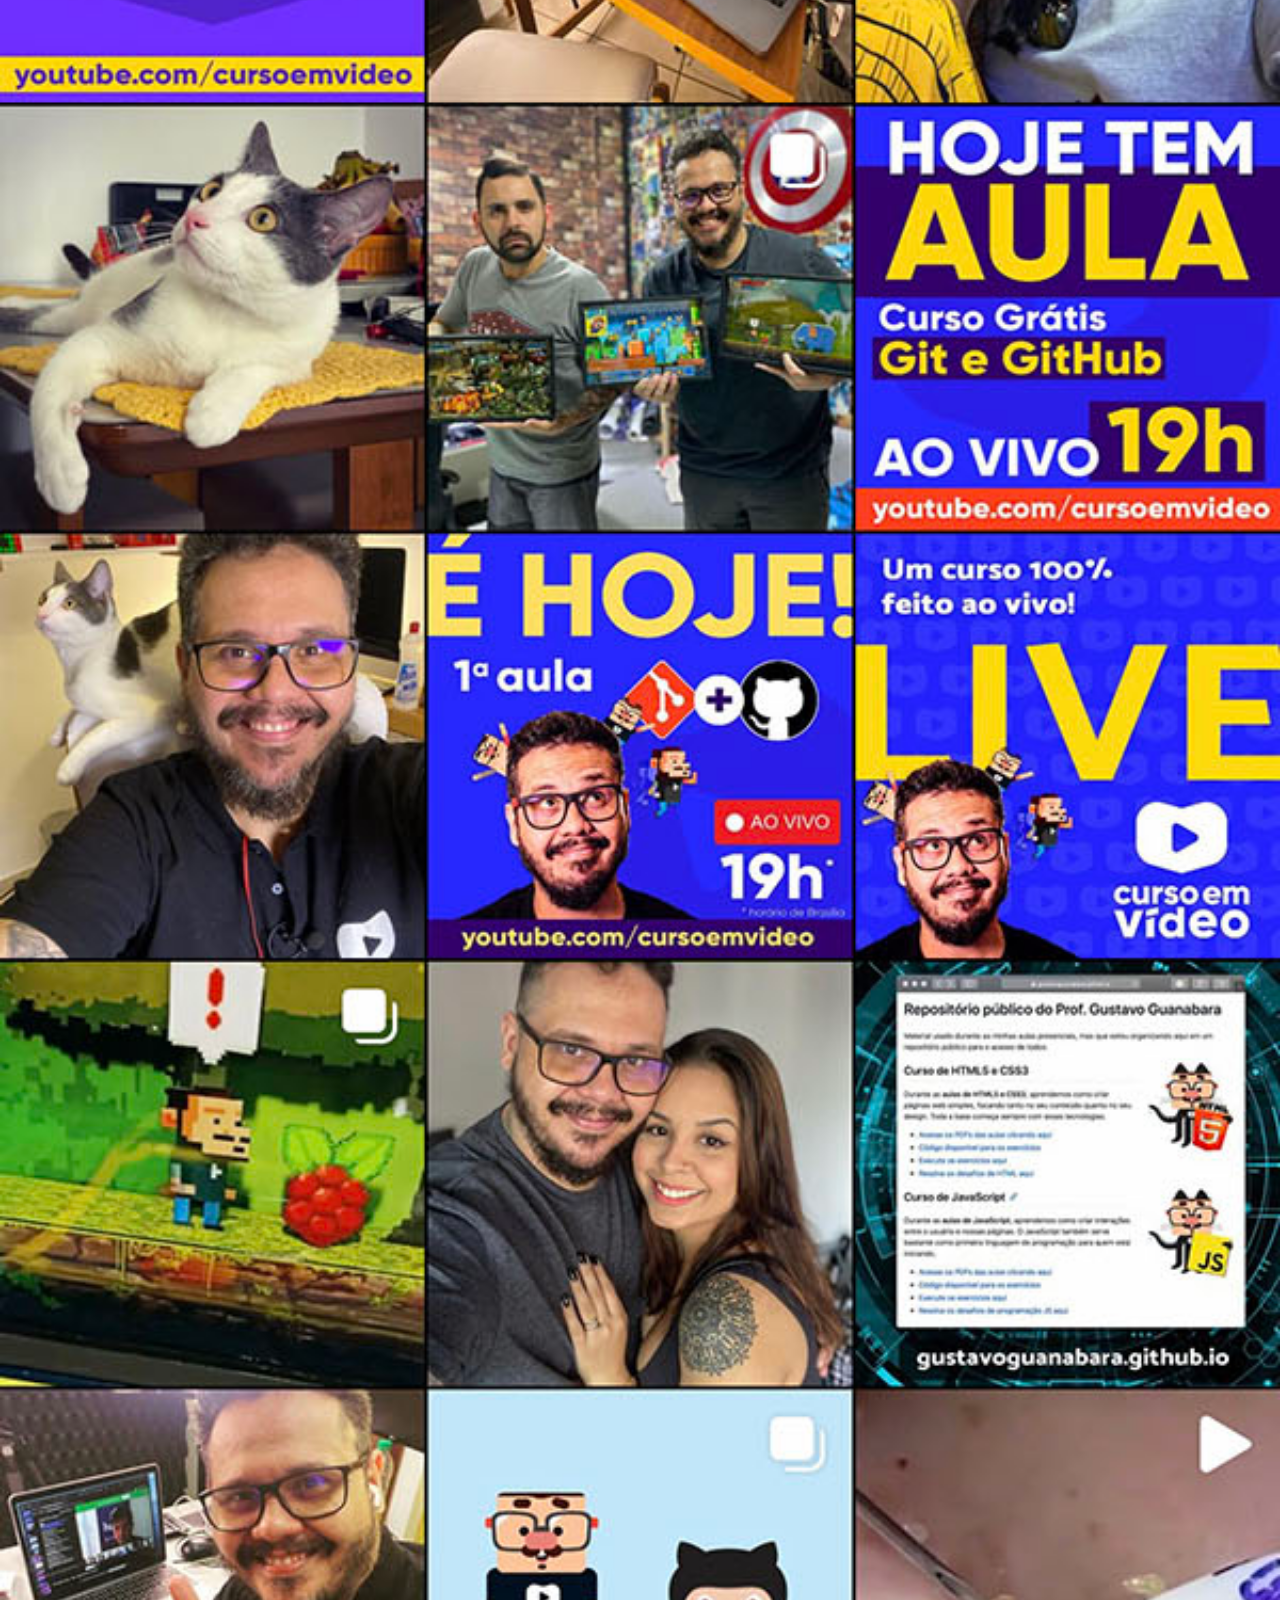
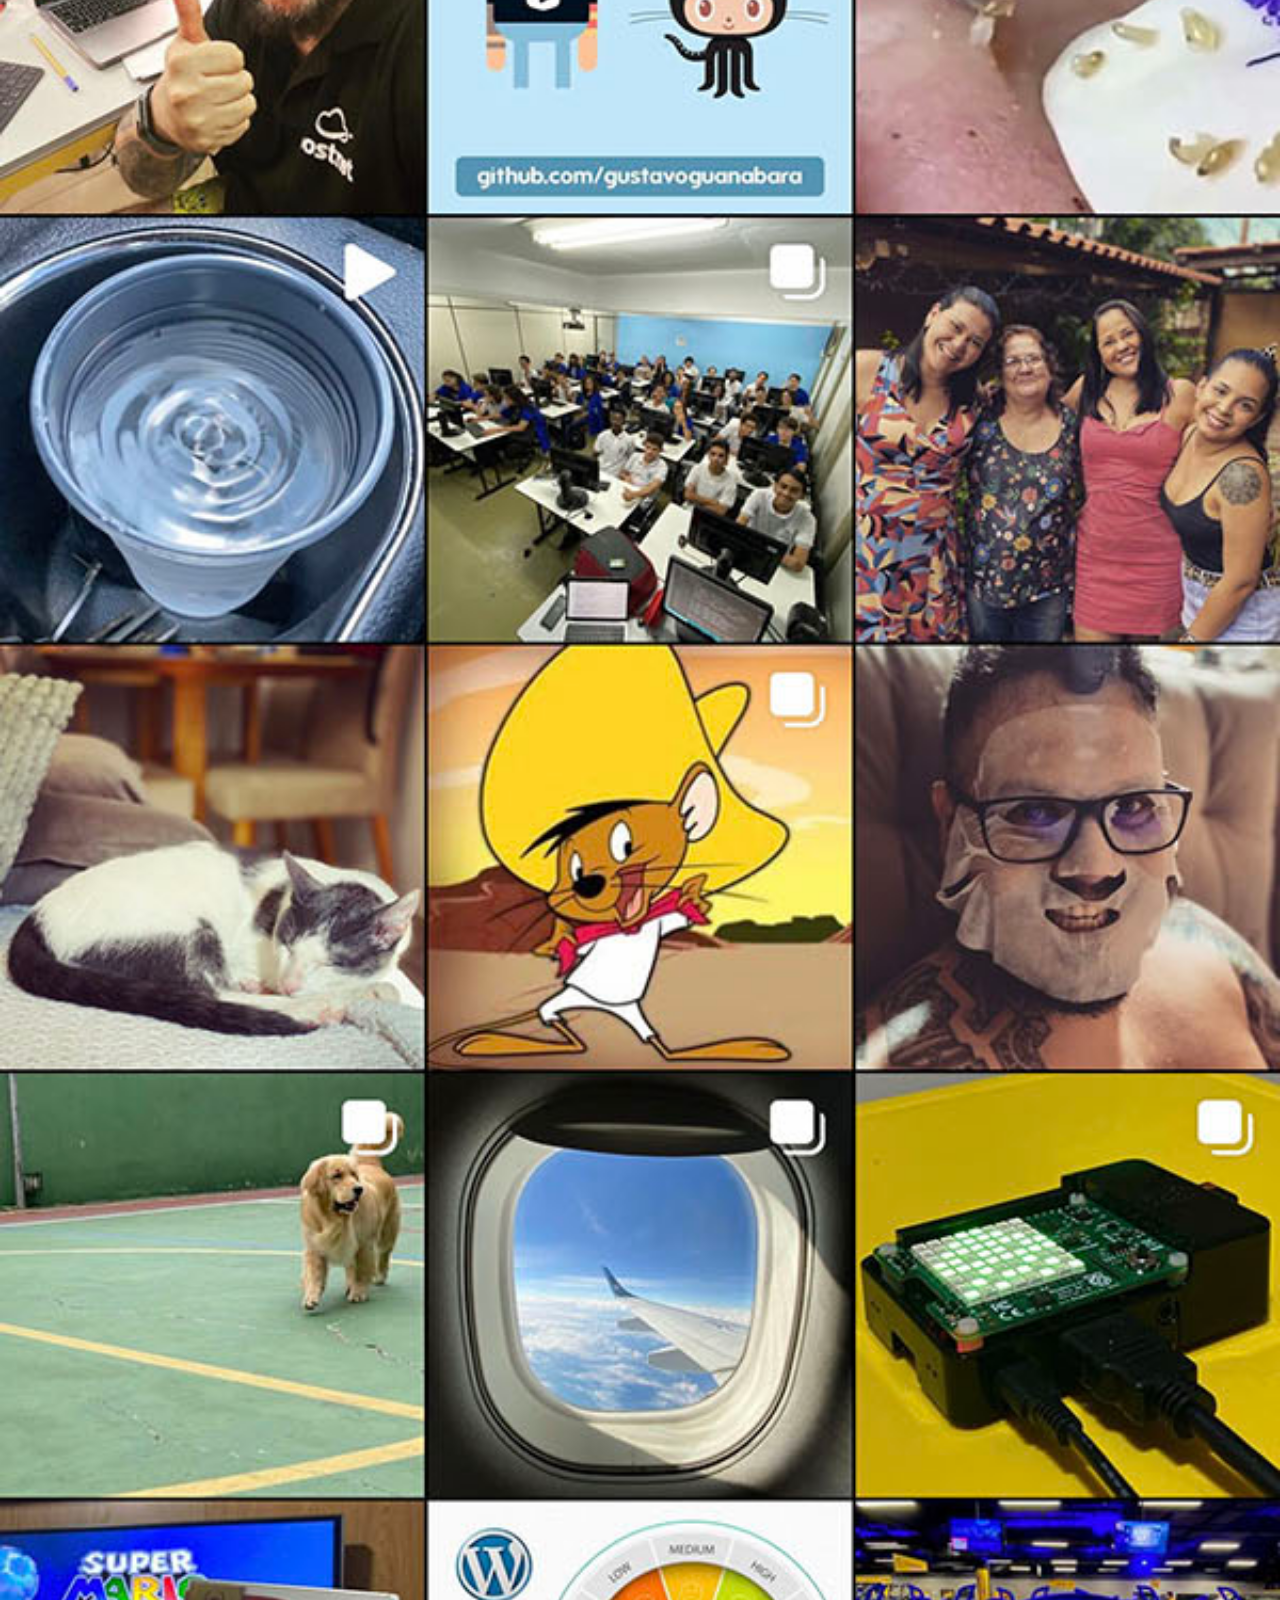
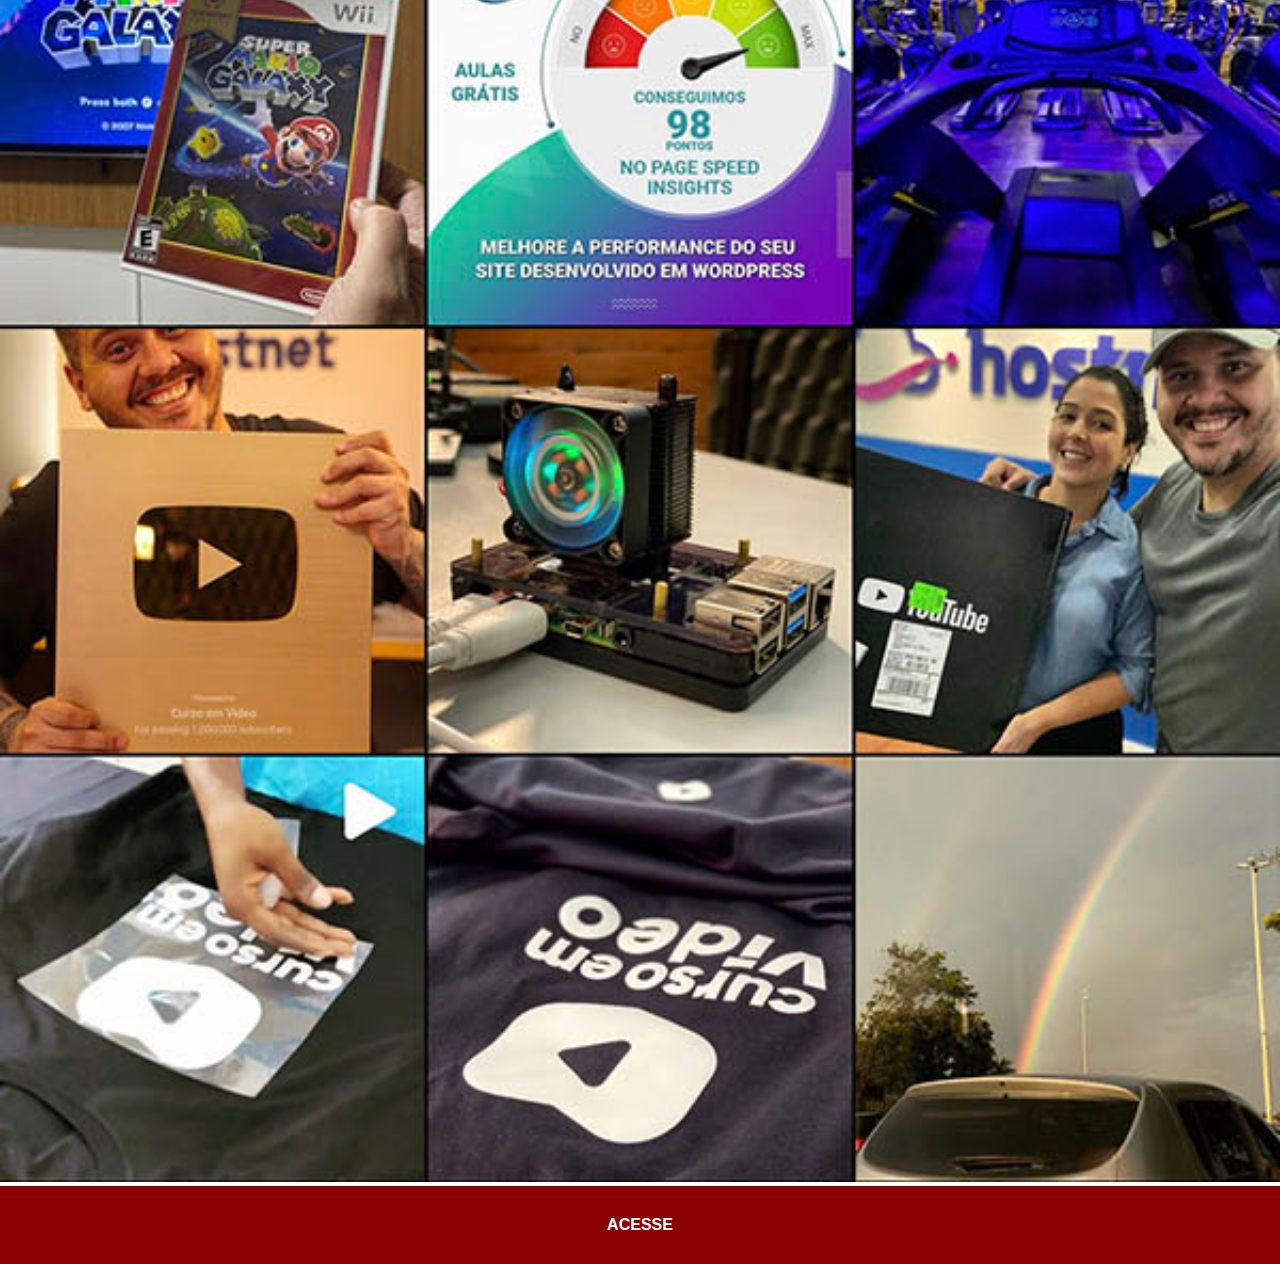
<file: instagram.html>
<!DOCTYPE html>
<html lang="pt-br">
<head>
    <meta charset="UTF-8">
    <meta http-equiv="X-UA-Compatible" content="IE=edge">
    <meta name="viewport" content="width=device-width, initial-scale=1.0">
    <title>Instagram</title>
    <link rel="stylesheet" href="estilos/social.css">
</head>
<body>
    <img src="imagens/tela-instagram.jpg" alt="Instagram">
    <a href="https://instagram.com/gustavoguanabara" target="_blank">ACESSE</a>
</body>
</html>
</file>
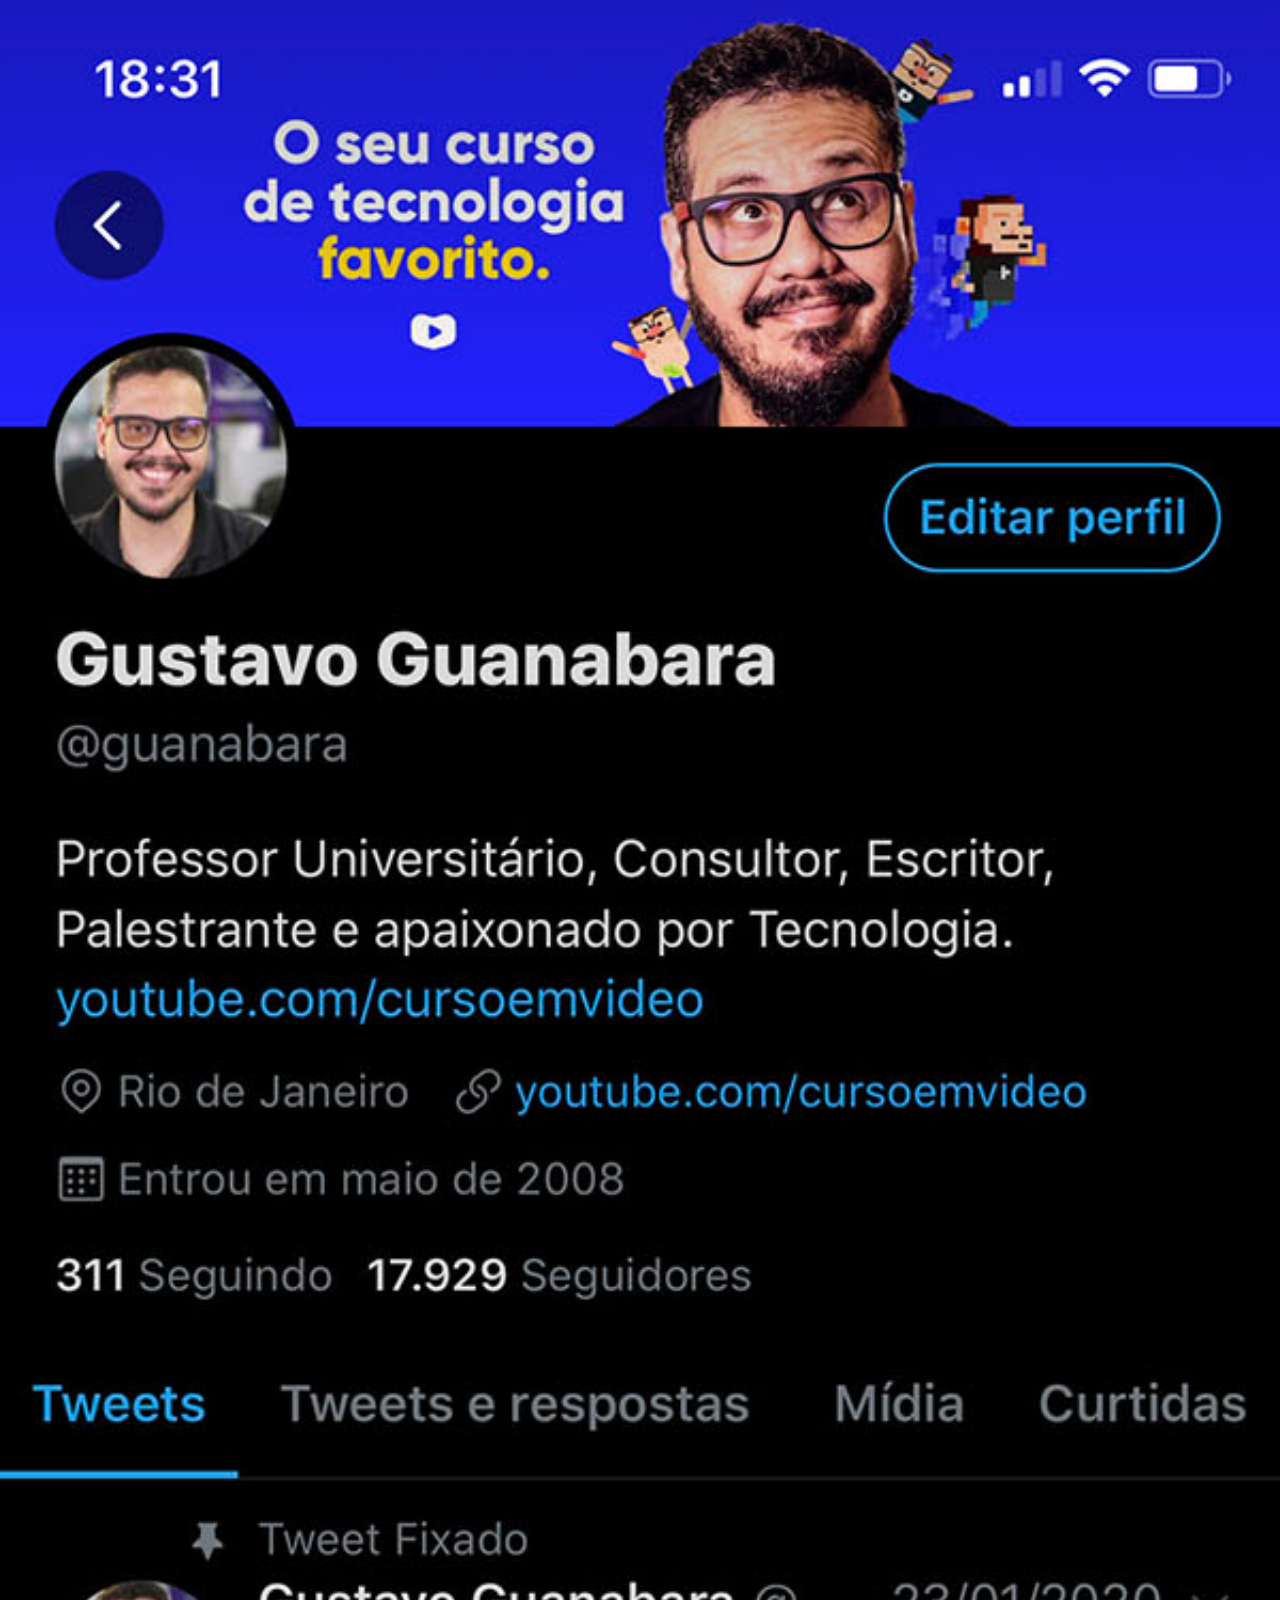
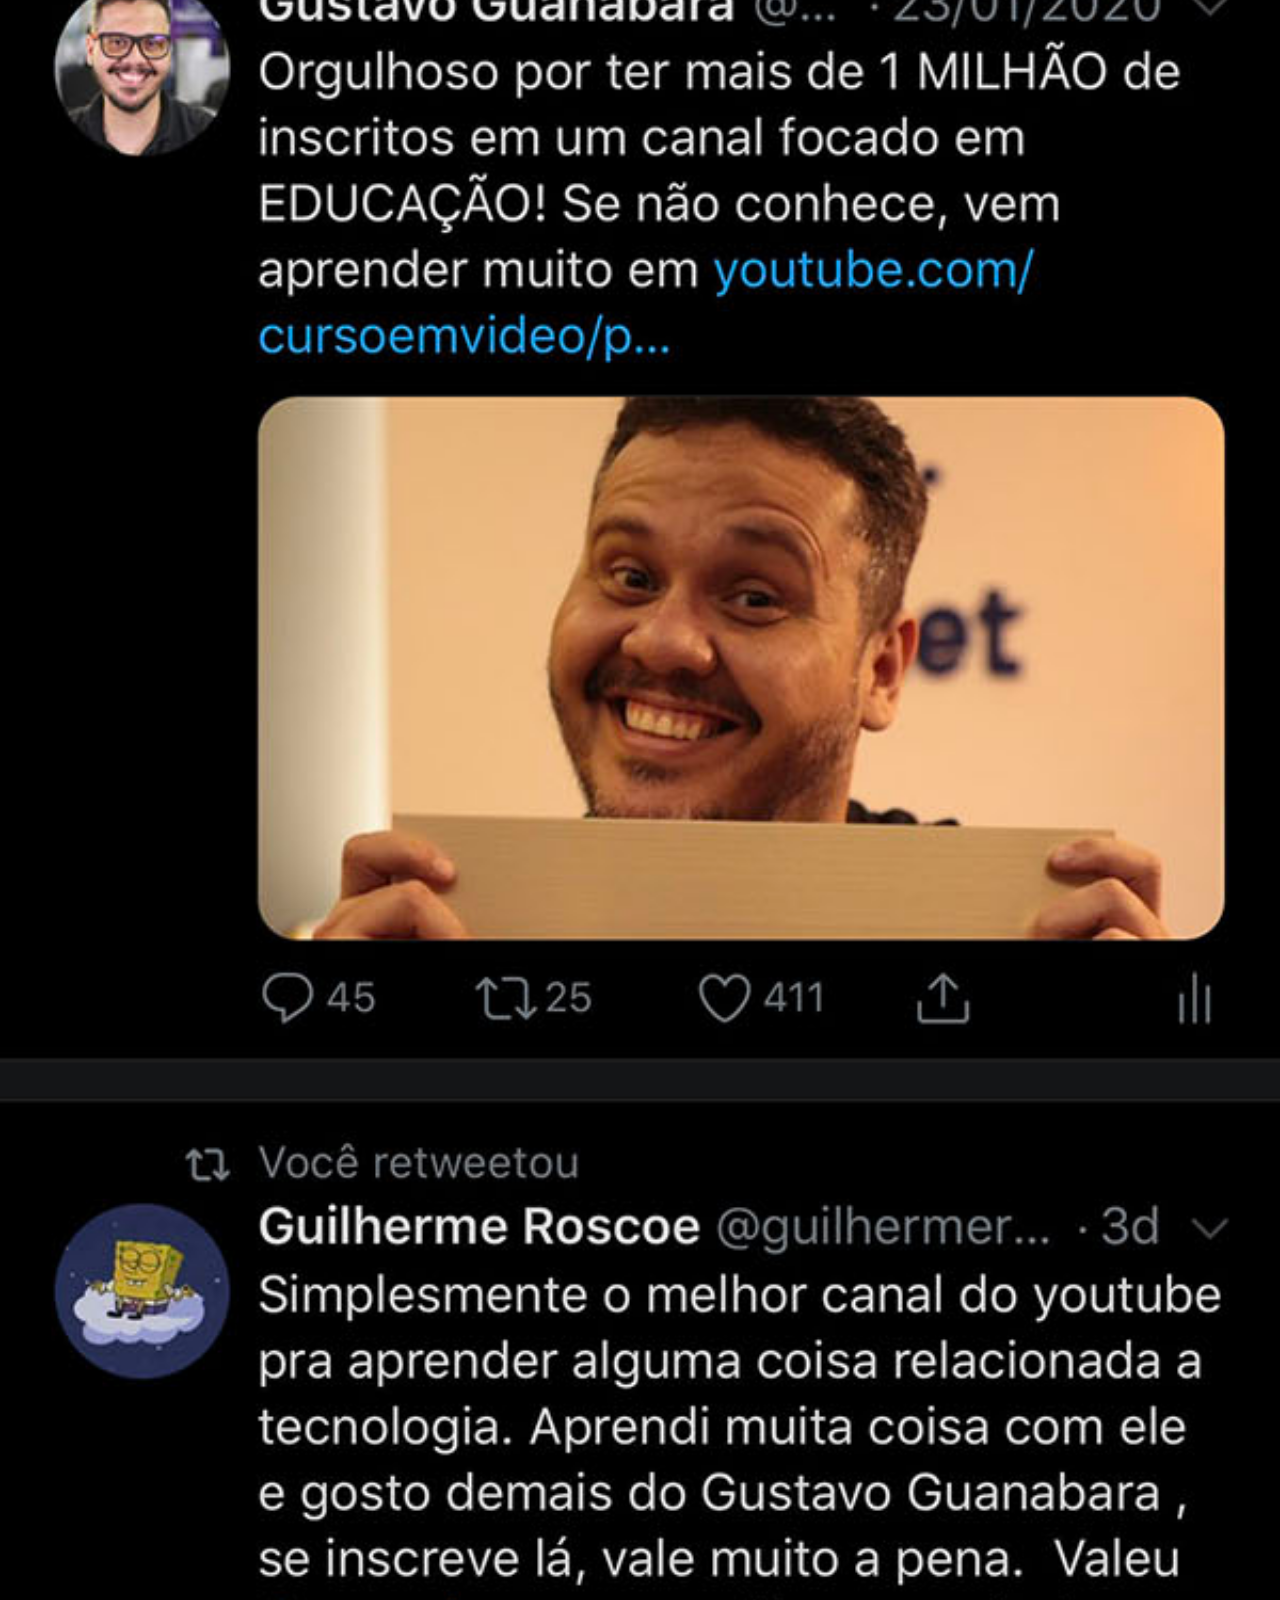
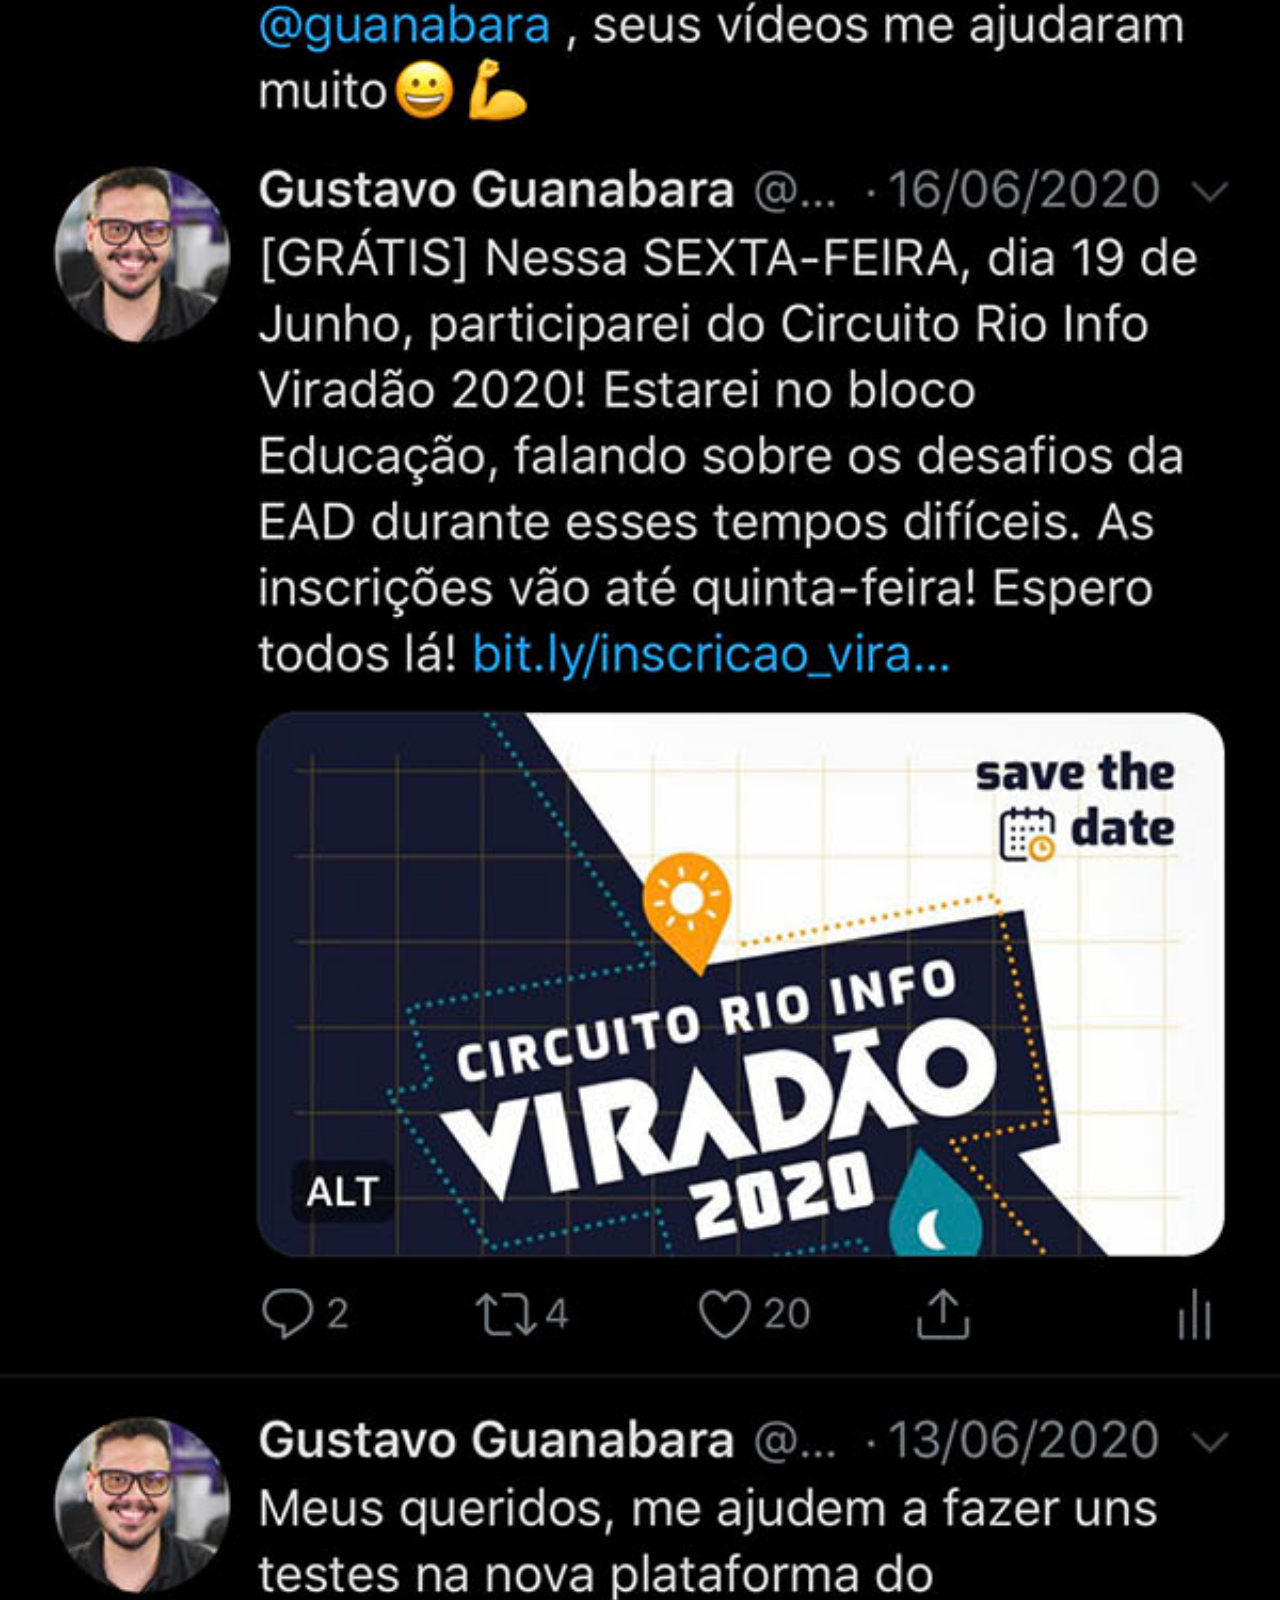
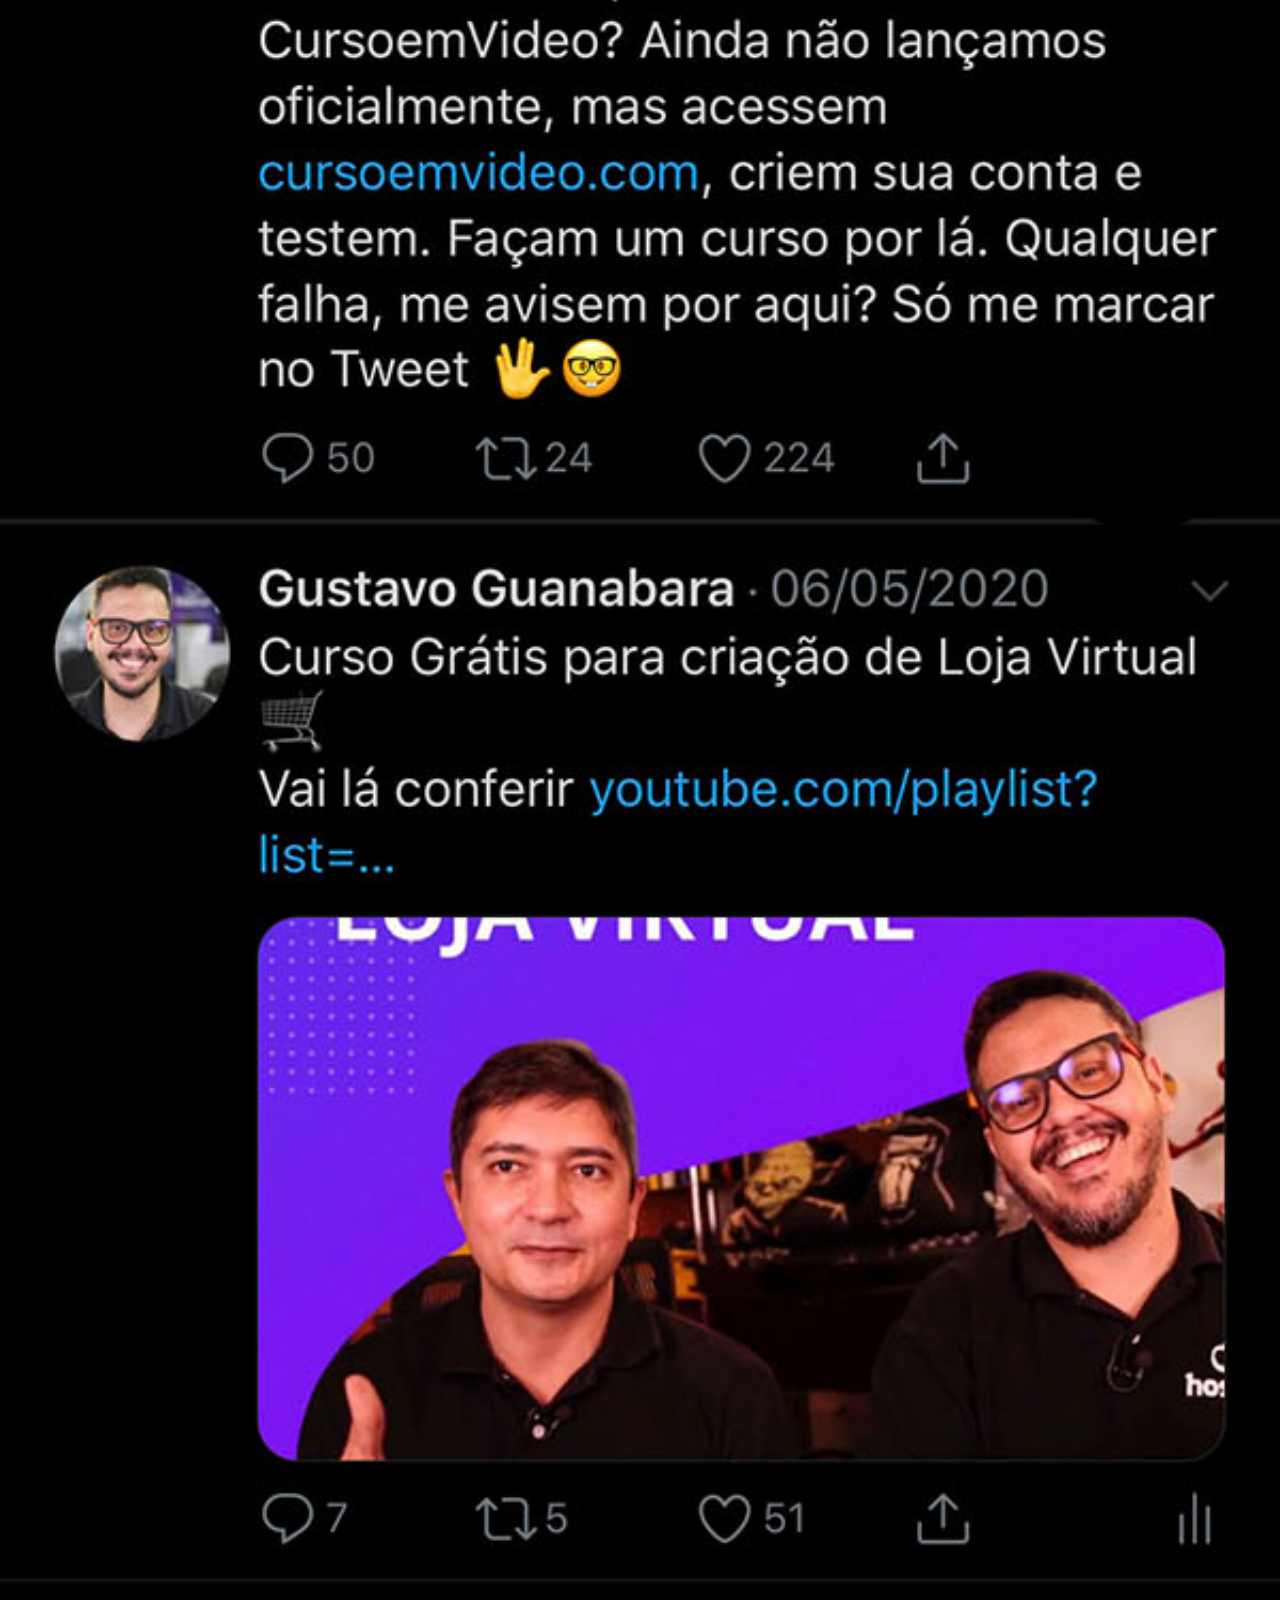
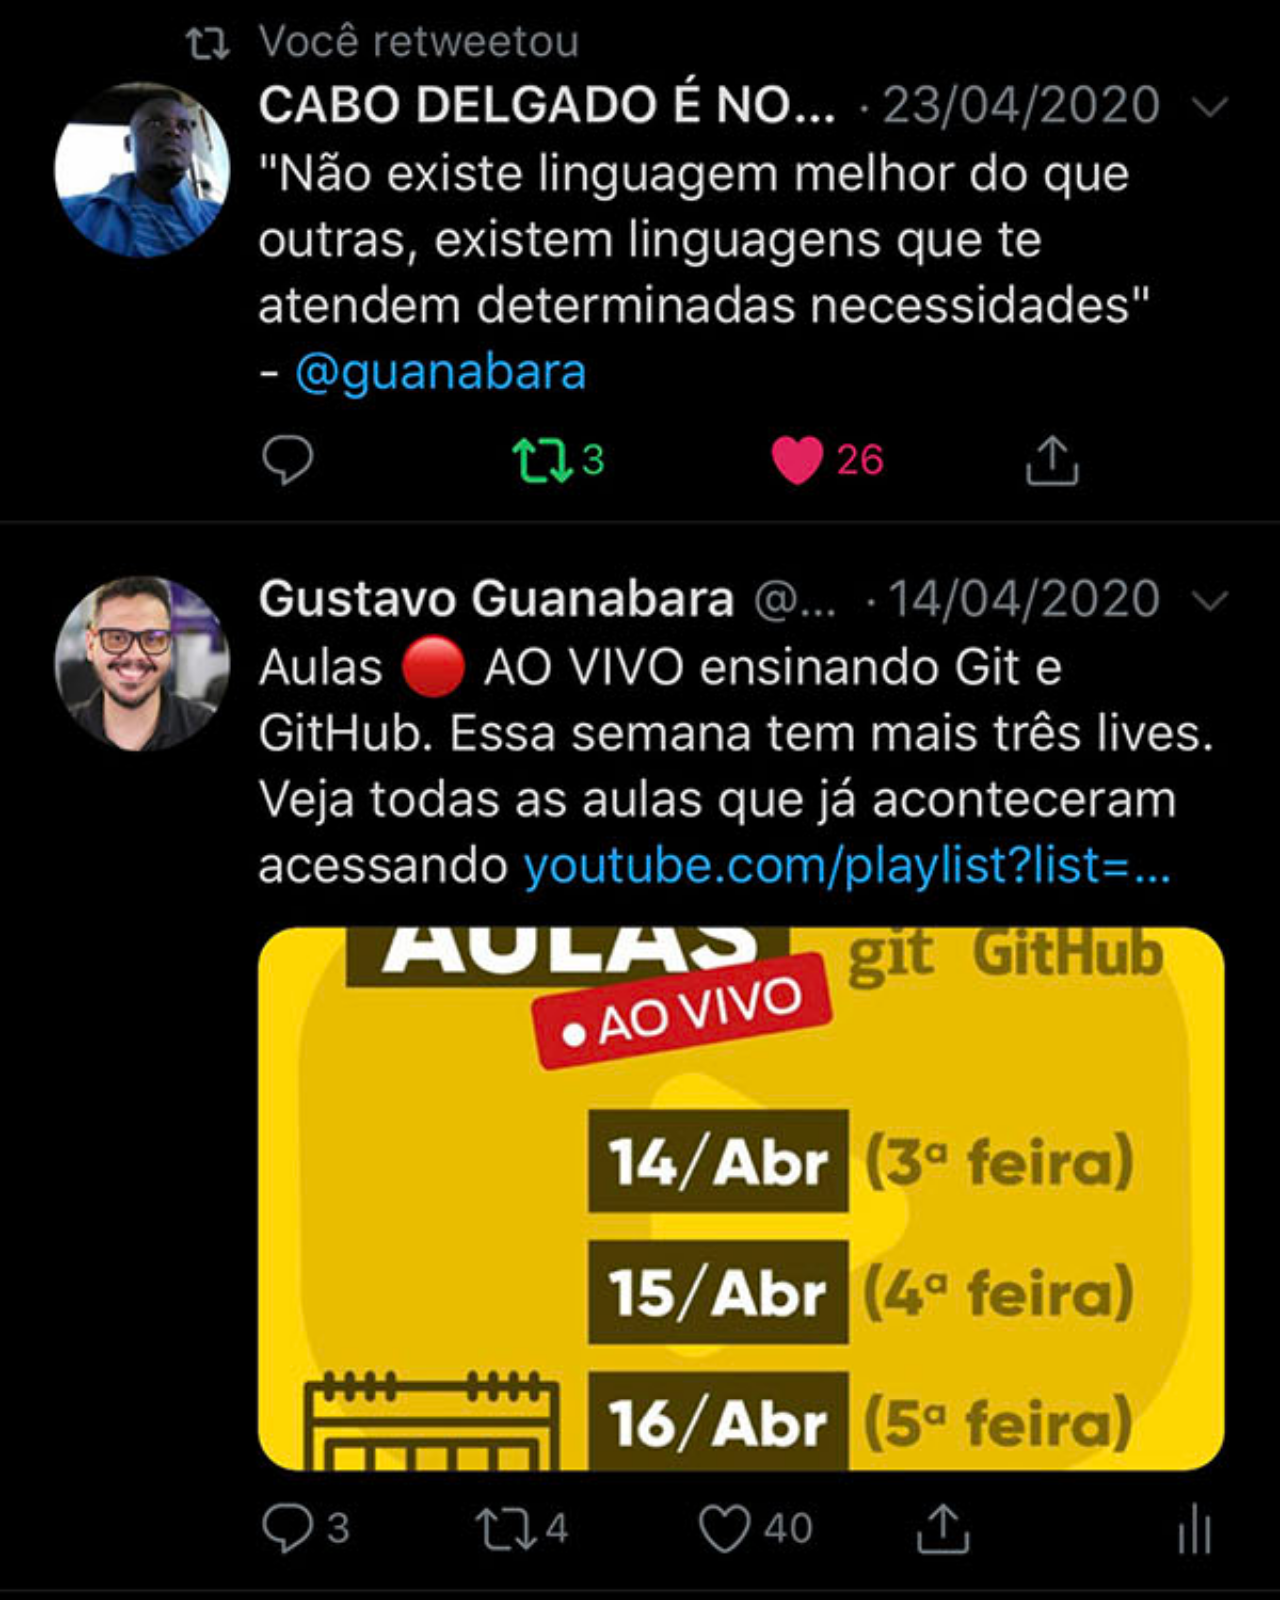
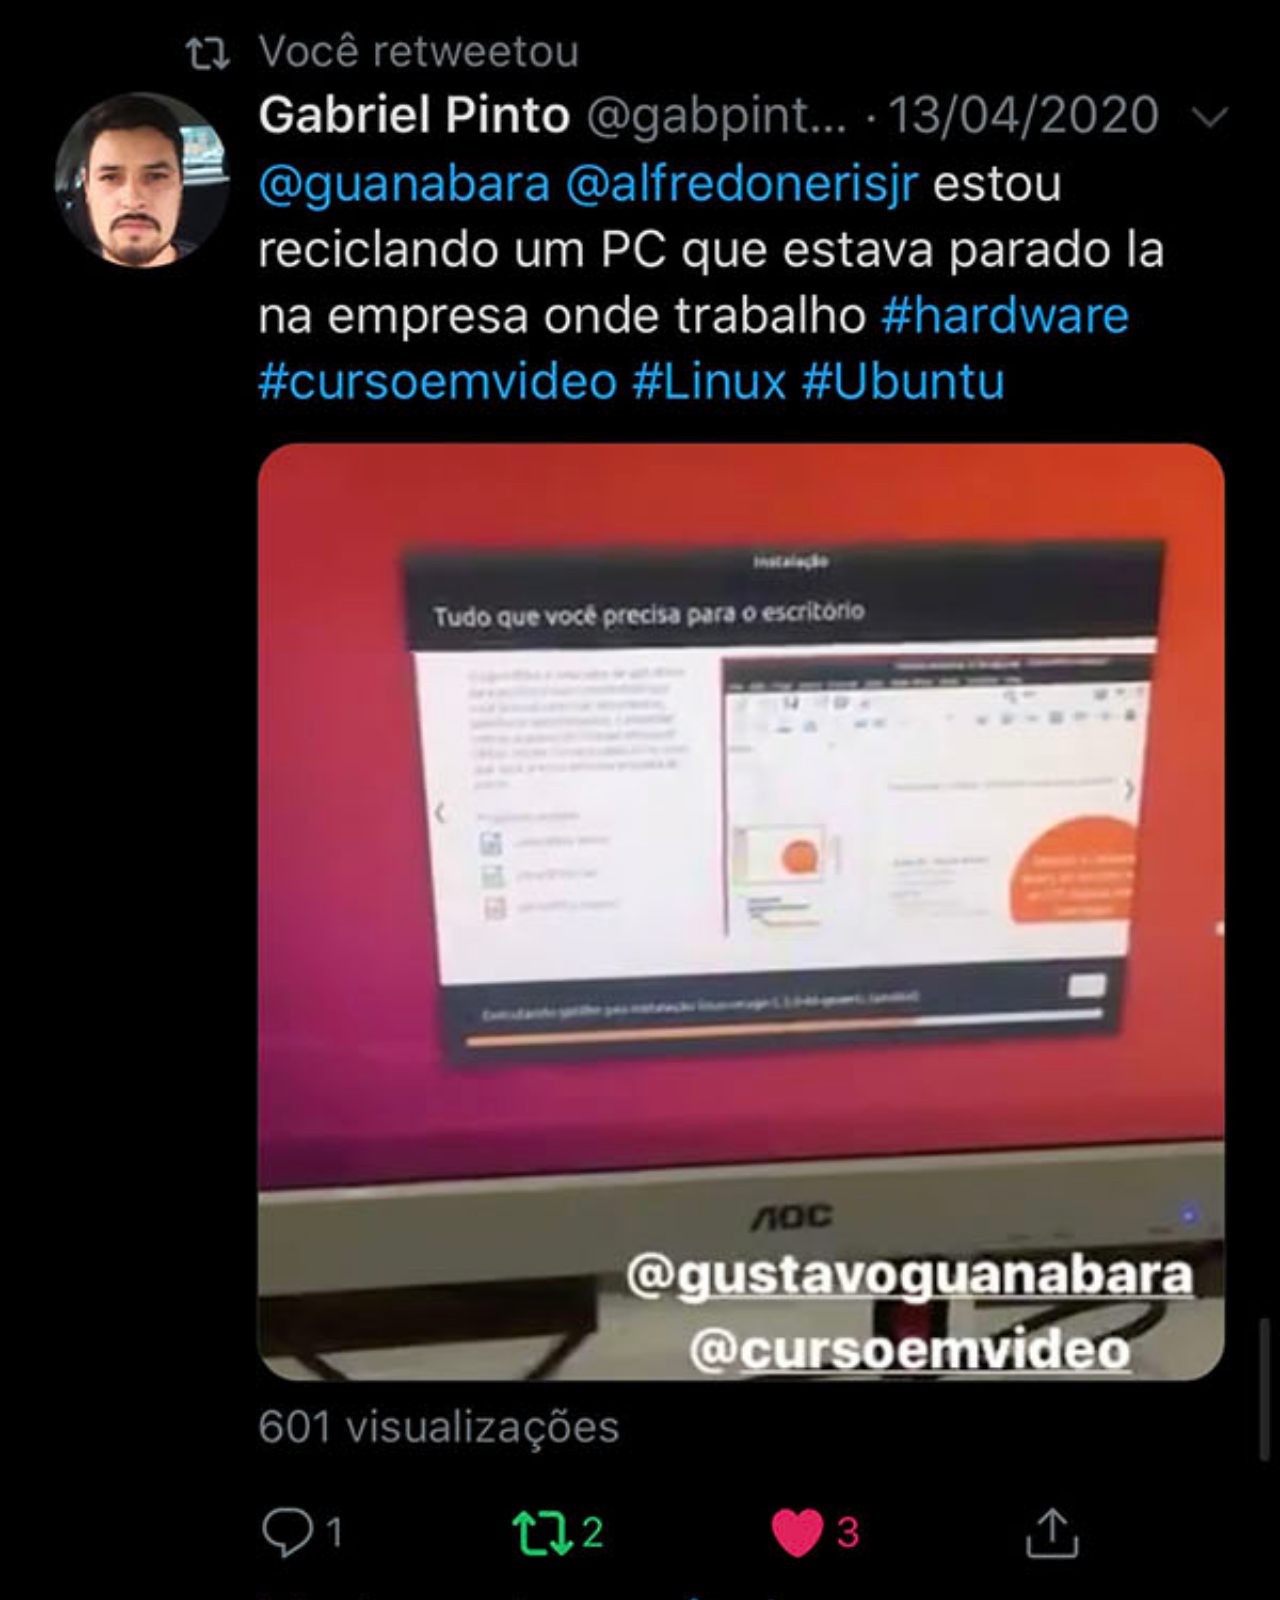
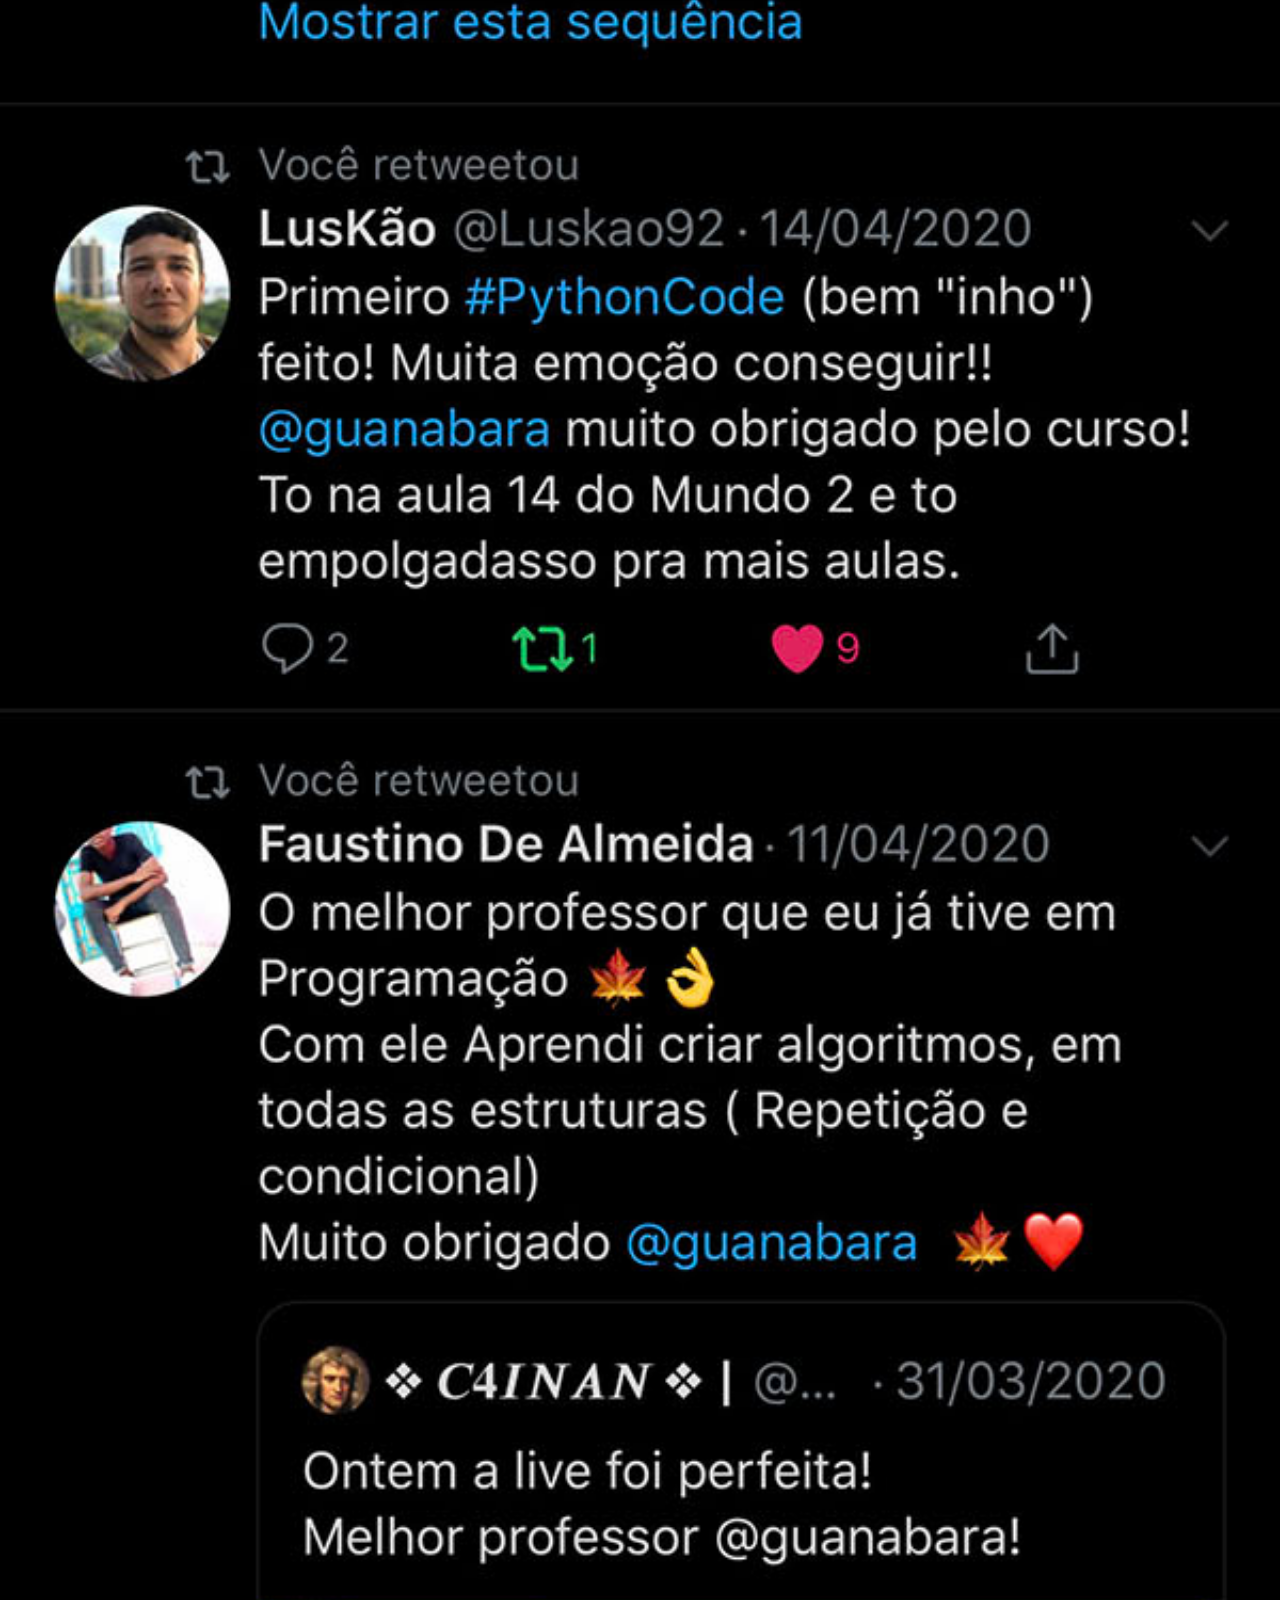
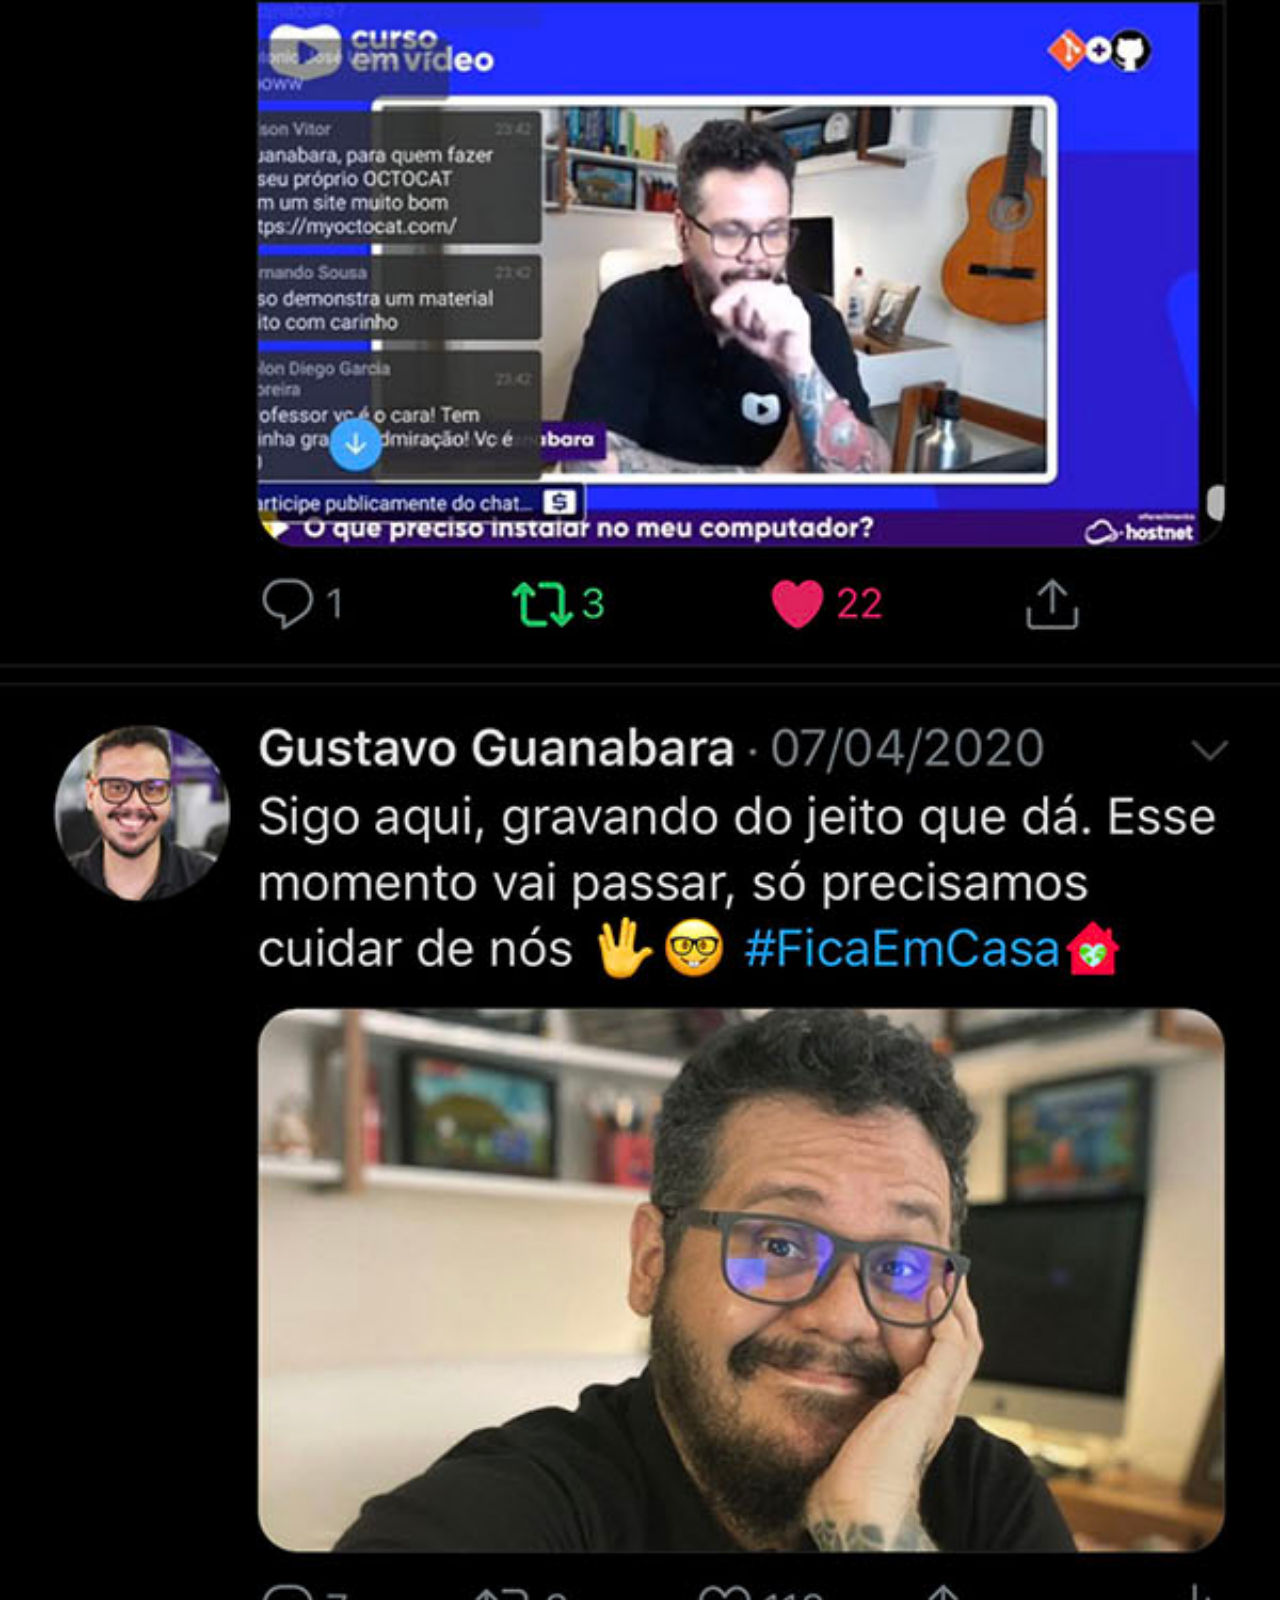
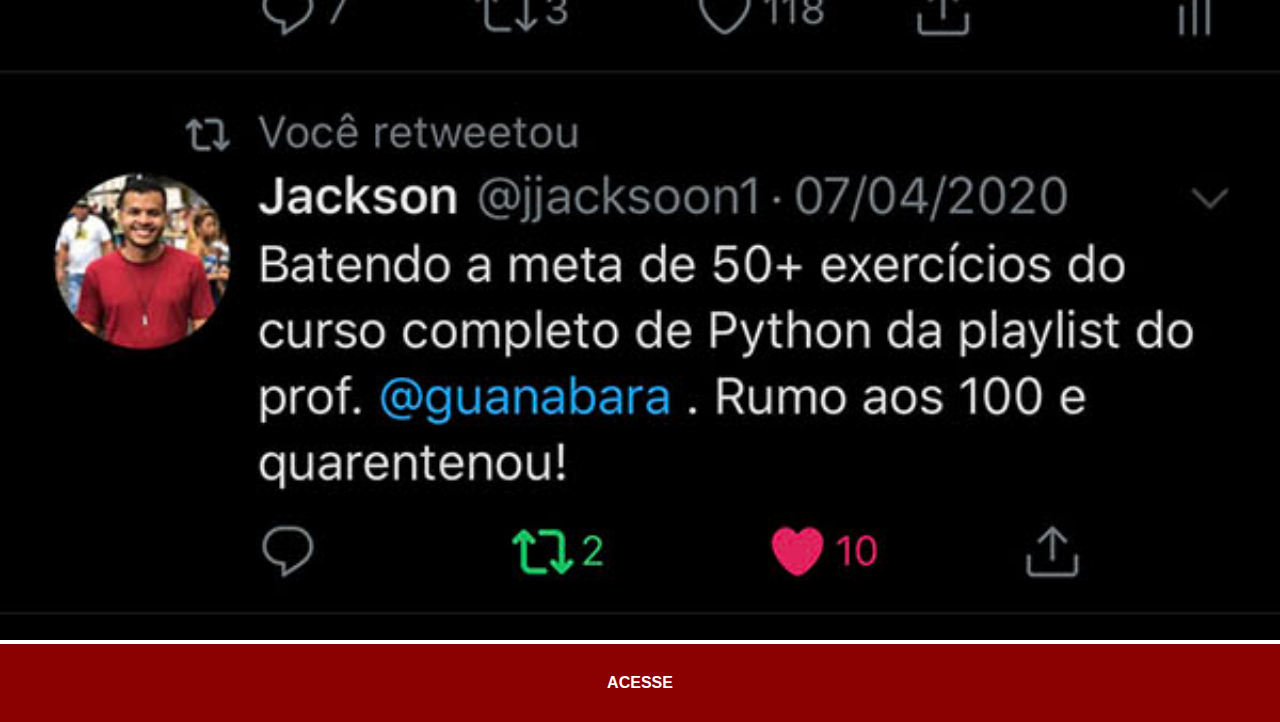
<file: twitter.html>
<!DOCTYPE html>
<html lang="pt-br">
<head>
    <meta charset="UTF-8">
    <meta http-equiv="X-UA-Compatible" content="IE=edge">
    <meta name="viewport" content="width=device-width, initial-scale=1.0">
    <title>Twitter</title>
    <link rel="stylesheet" href="estilos/social.css">
</head>
<body>
    <img src="imagens/tela-twitter.jpg" alt="Twitter">
    <a href="https://twitter.com/guanabara" target="_blank">ACESSE</a>
</body>
</html>
</file>
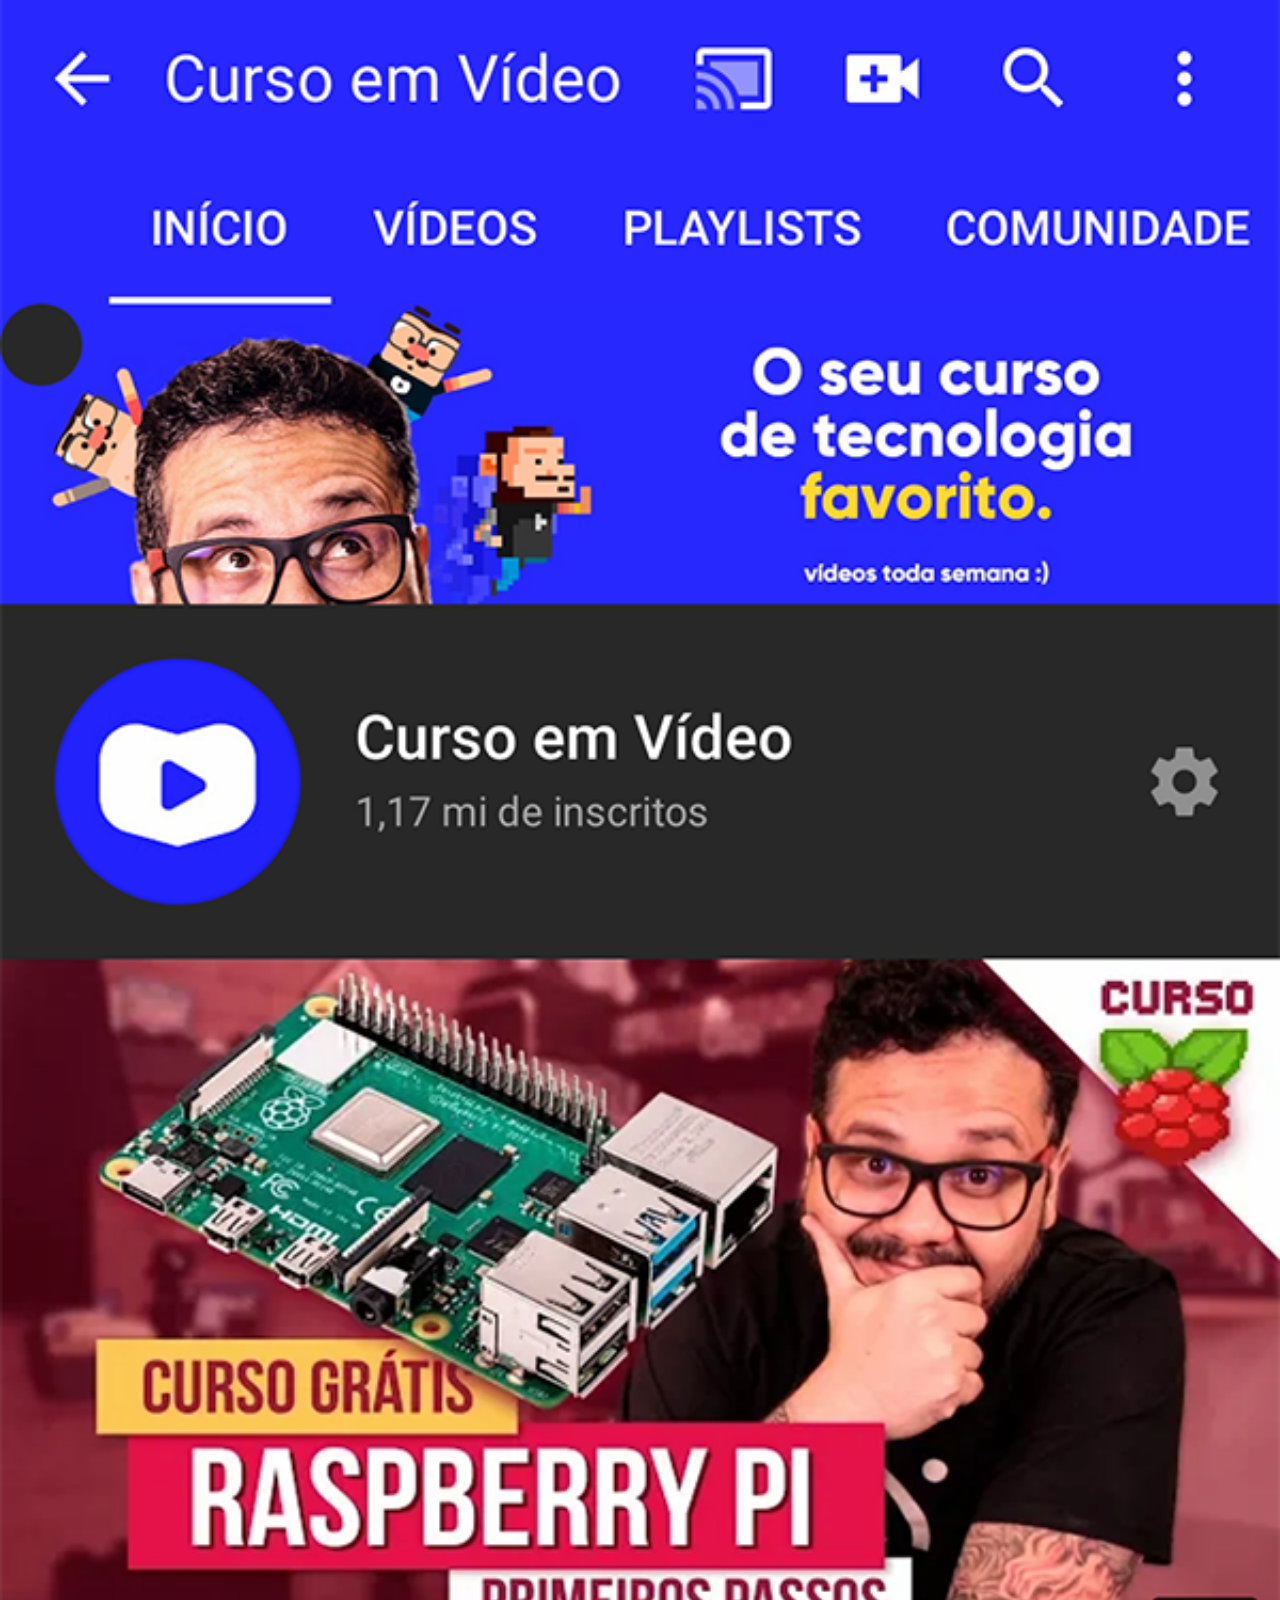
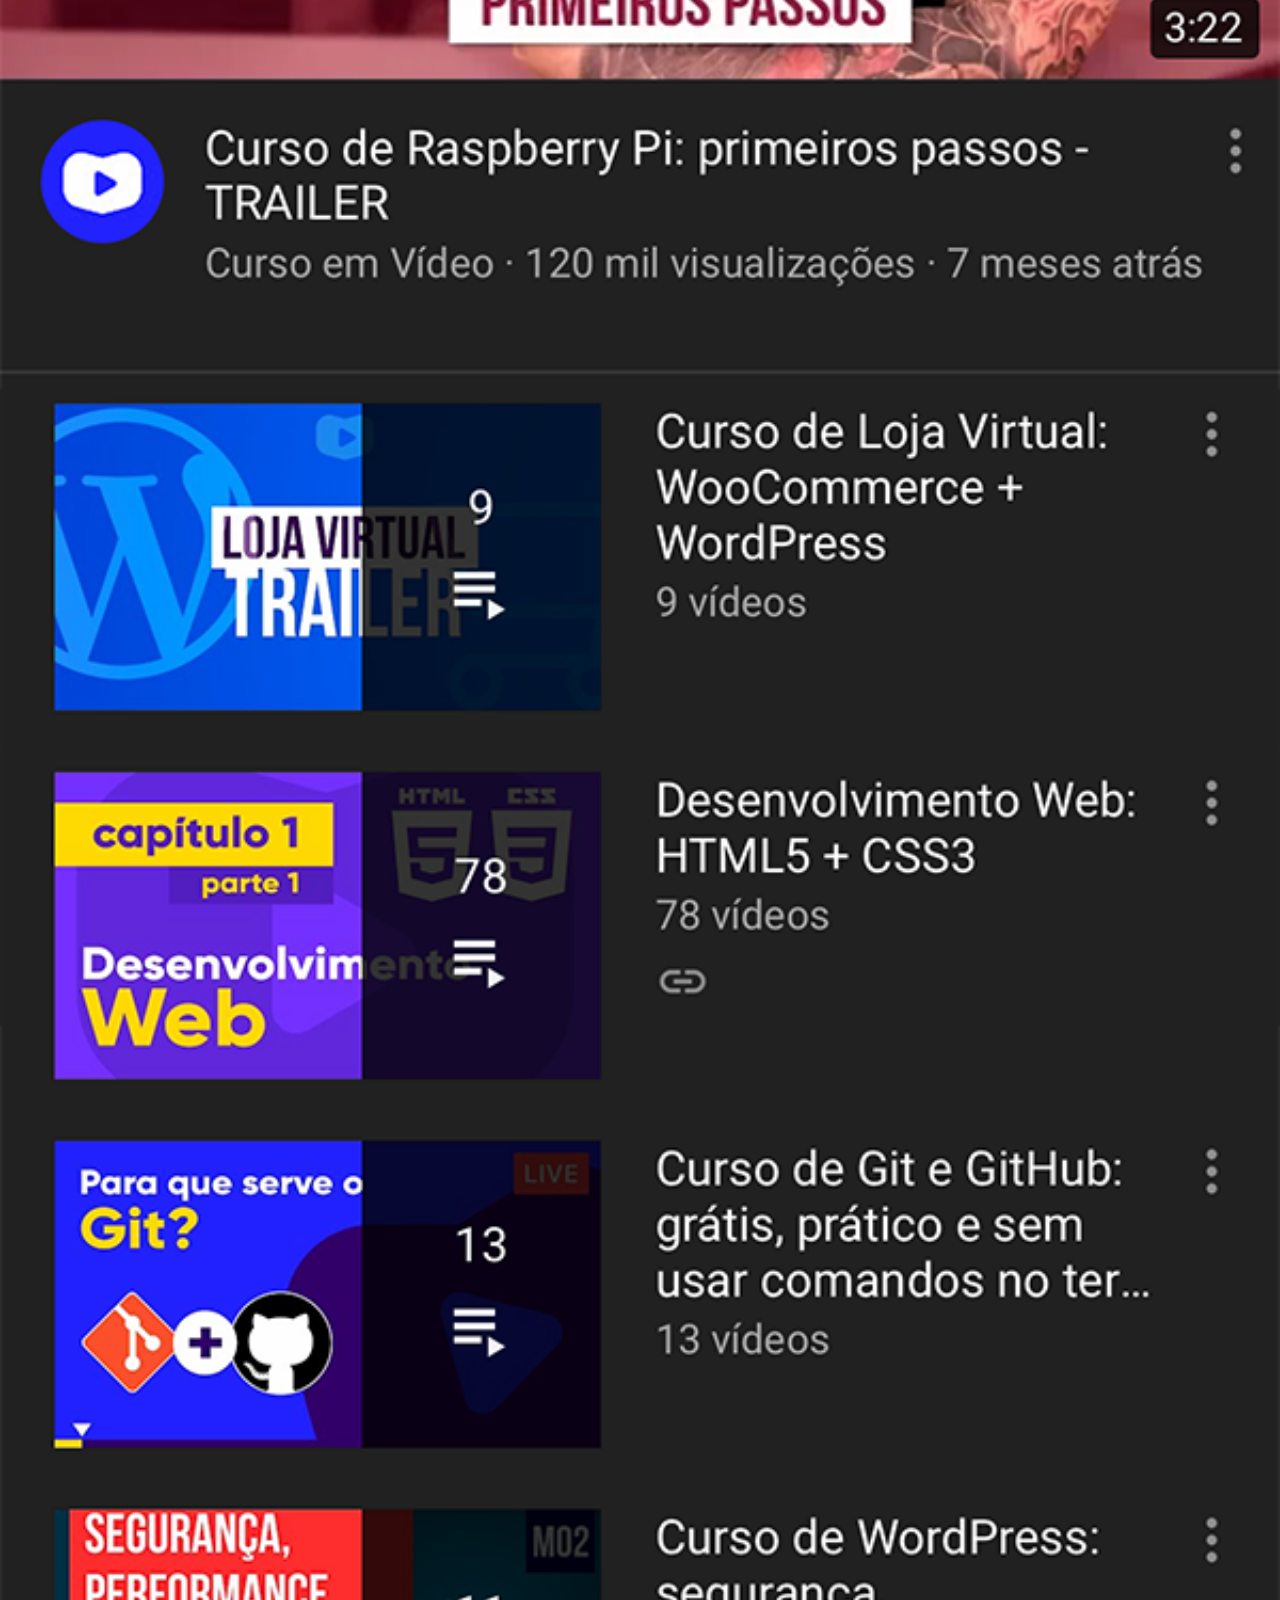
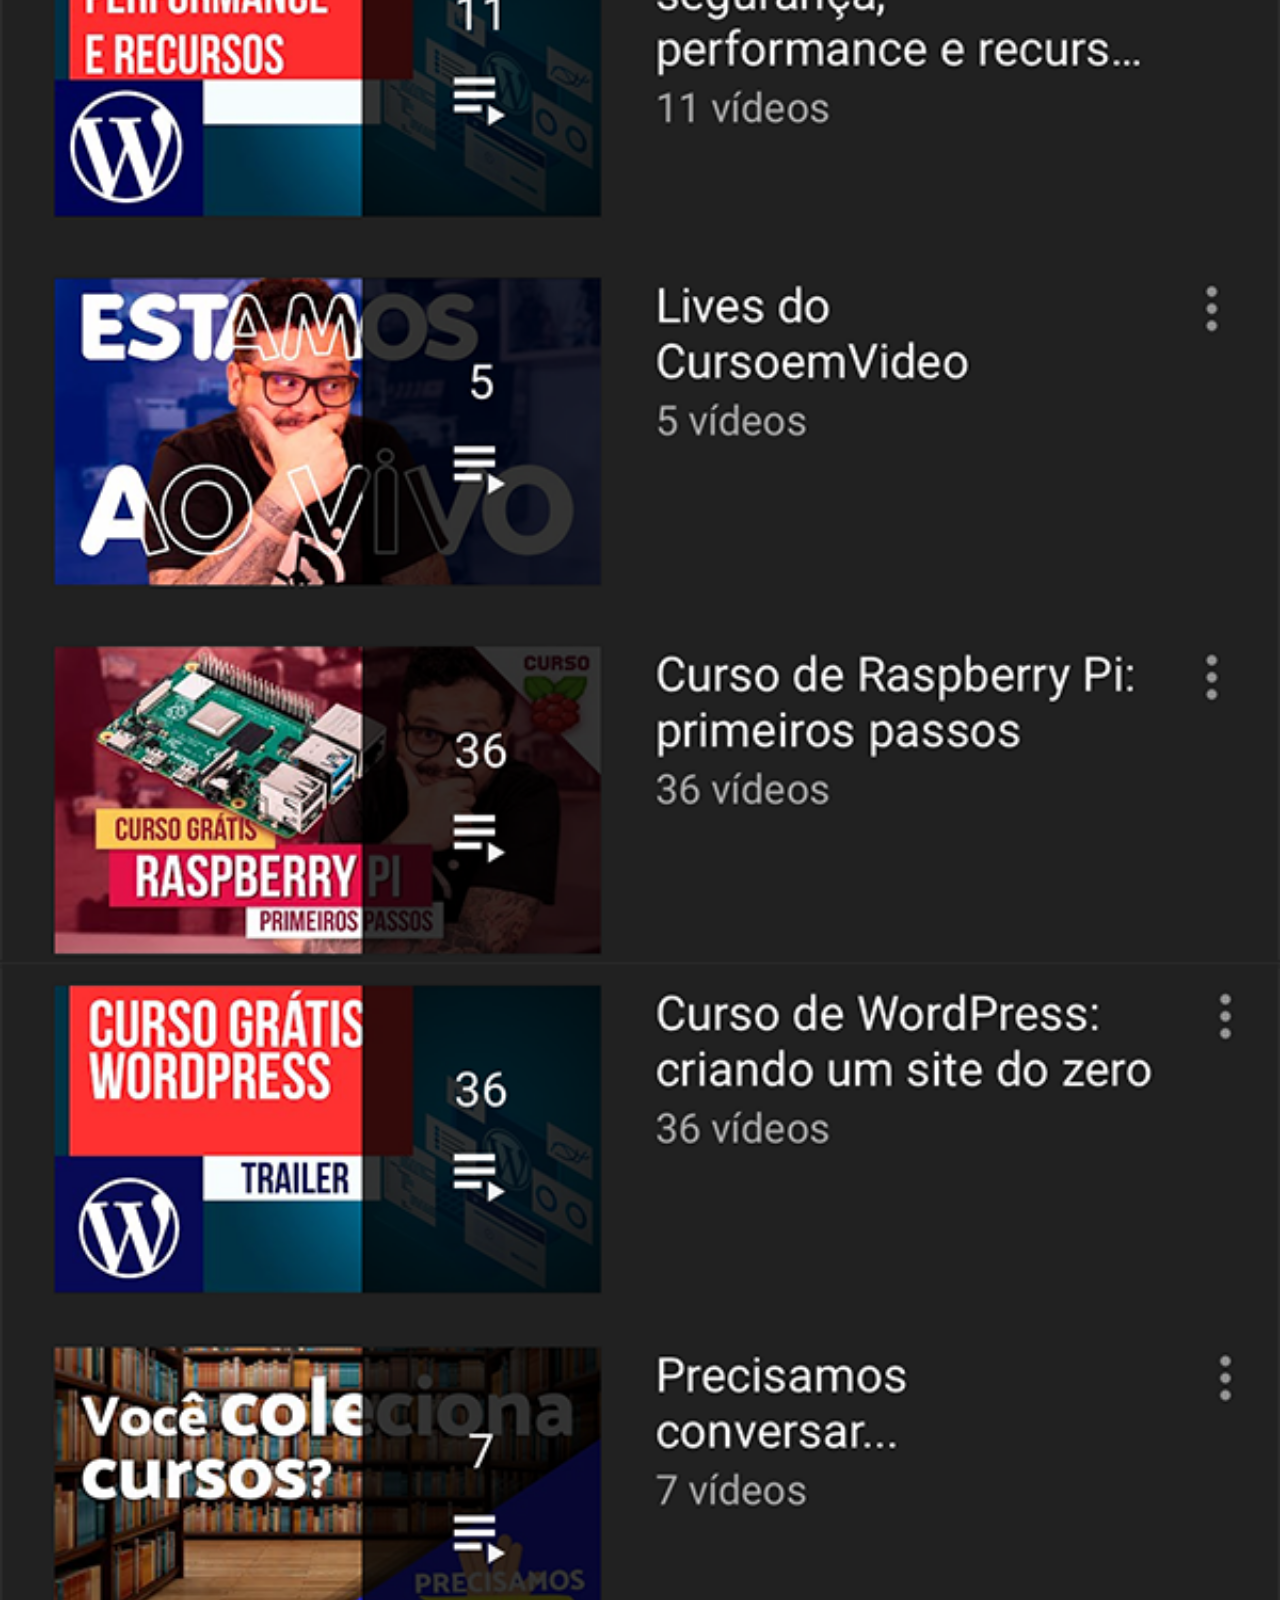
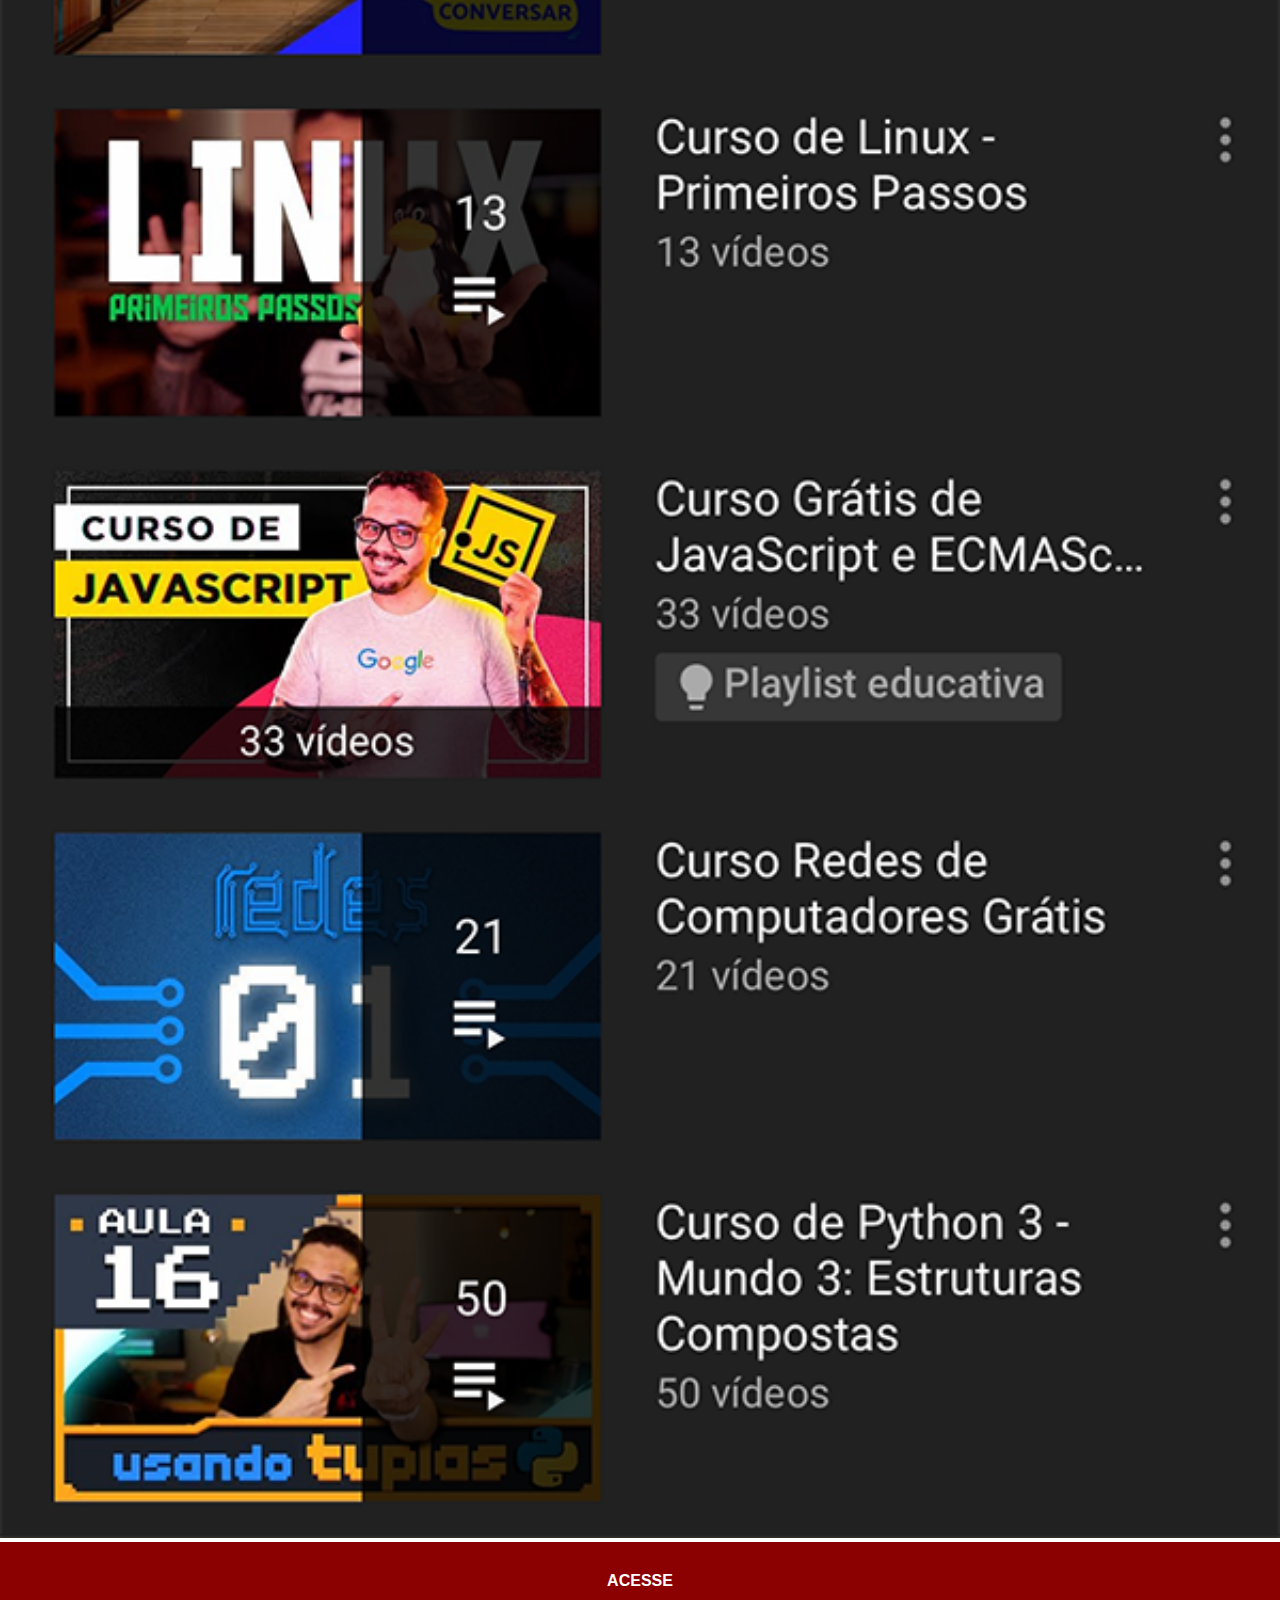
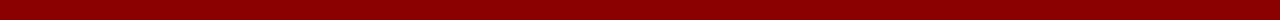
<file: youtube.html>
<!DOCTYPE html>
<html lang="pt-br">
<head>
    <meta charset="UTF-8">
    <meta http-equiv="X-UA-Compatible" content="IE=edge">
    <meta name="viewport" content="width=device-width, initial-scale=1.0">
    <title>YouTube</title>
    <link rel="stylesheet" href="estilos/social.css">
</head>
<body>
    <img src="imagens/tela-youtube.png" alt="YouTube">
    <a href="https://www.youtube.com/cursoemvideo/playlists" target="_blank">ACESSE</a>
</body>
</html>
</file>
<file: estilos/style.css>
@charset "UTF-8";

* {
    margin: 0px;
    padding: 0px;
    font-family: Arial, Helvetica, sans-serif;
}

html, body {
    height: 100vh;
    width: 100vw;
    background-color: black;
}

body {
    background: url(../imagens/fundo-madeira.jpg) no-repeat top center;
    background-size: cover;
    background-attachment: fixed;
}

main {
    height: 100vh;
    position: relative;
}

section#telefone {
    position: absolute;
    top: 50%;
    left: 50%;
    transform: translate(-50%, -50%);

    height: 627px;
    width: 311px;
    background: url(../imagens/frame-iphone.png) no-repeat;
}

iframe#tela {
    position: relative;
    top: 80px;
    left: 22px;
    width: 267px;
    height: 471px;
}

section#redes-sociais {
    text-align: right;
}

section#redes-sociais img {
    width: 50px;
    margin: 10px;
    border-radius: 50px;
    box-shadow: 2px 2px 5px rgba(0, 0, 0, 0.408);
    box-sizing: border-box;
}

section#redes-sociais img:hover {
    border: 2px solid white;
    transform: translate(-3px, -3px);
    box-shadow: 5px 5px 10px rgba(0, 0, 0, 0.593);
    transition: transform .2s;
}
</file>
<file: estilos/social.css>
@charset "UTF-8";

        * {
            margin: 0px;
            padding: 0px;
            font-family: Arial, Helvetica, sans-serif;
        }

        ::-webkit-scrollbar {
            width: 0px;
            height: 0px;
        }

        img {
            width: 100vw;
        }

        a {
            display: block;
            background-color: darkred;
            padding: 30px;
            text-align: center;
            font-weight: bolder;
            text-decoration: none;
            color: white;
        }

        a:hover {
            background-color: red;
        }
</file>
